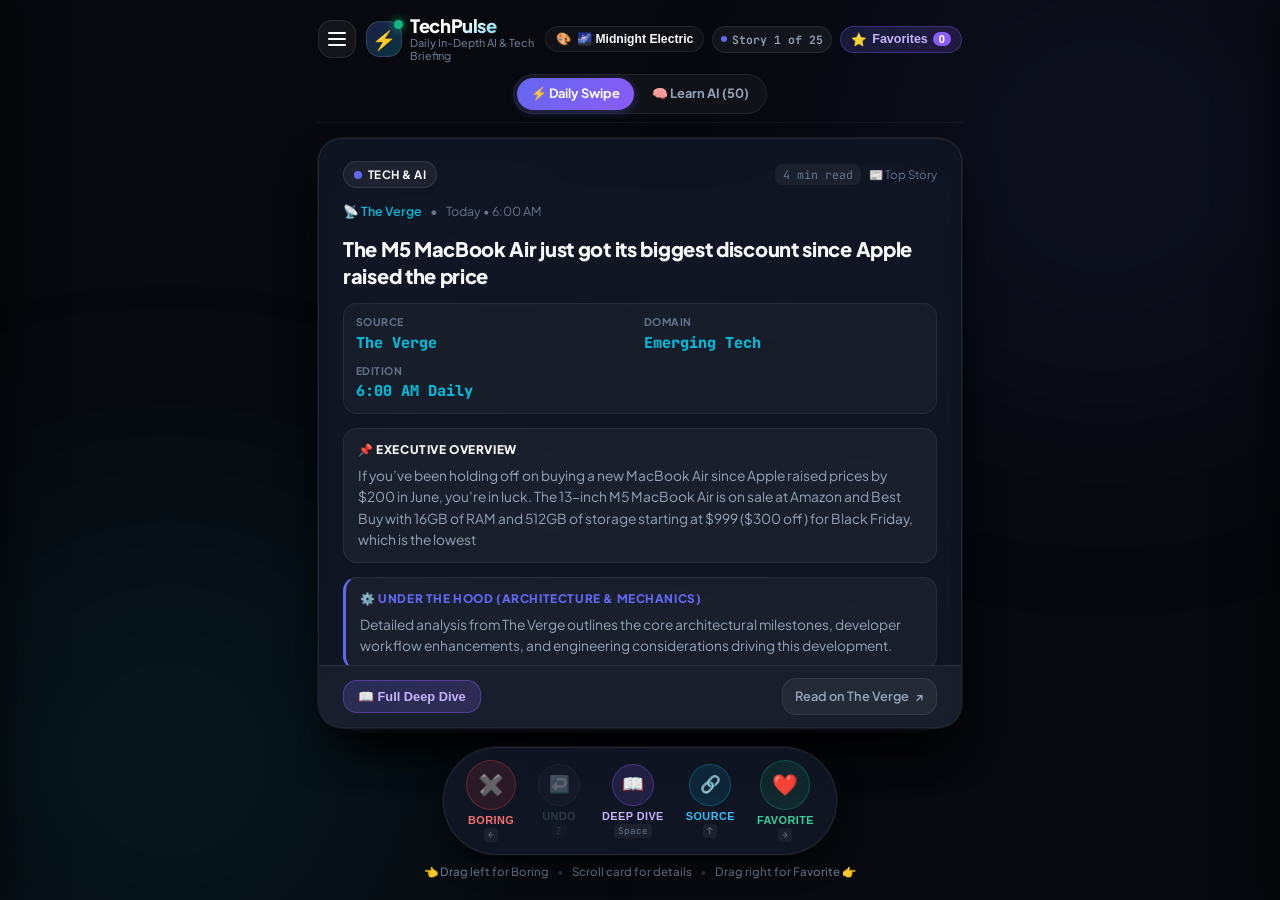
<file: index.html>
<!DOCTYPE html>
<html lang="en">
<head>
  <meta charset="UTF-8">
  <meta name="viewport" content="width=device-width, initial-scale=1.0, maximum-scale=1.0, user-scalable=no">
  <title>TechPulse • In-Depth Daily AI & Tech Swipe</title>
  <meta name="description" content="Tinder-style daily briefing of 25 comprehensive Tech & AI stories. Swipe right to like, swipe left to pass. Fresh edition every morning at 6:00 AM.">
  <link rel="manifest" href="manifest.json">
  <meta name="theme-color" content="#07090e">
  <meta name="apple-mobile-web-app-capable" content="yes">
  <meta name="apple-mobile-web-app-status-bar-style" content="black-translucent">
  <link rel="apple-touch-icon" href="icons/icon-192.png">
  <link rel="icon" type="image/svg+xml" href="icons/icon.svg">
  <link rel="preconnect" href="https://fonts.googleapis.com">
  <link rel="preconnect" href="https://fonts.gstatic.com" crossorigin>
  <link href="https://fonts.googleapis.com/css2?family=Plus+Jakarta+Sans:wght@400;500;600;700;800&family=JetBrains+Mono:wght@400;500;600;700&display=swap" rel="stylesheet">
  <link rel="stylesheet" href="styles.css">
  <link rel="stylesheet" href="learn.css">
  <!-- Dynamic Theme Initializer (prevents flash) -->
  <script src="theme.js"></script>
</head>
<body>
  <!-- Ambient background glow elements -->
  <div class="ambient-glow glow-1"></div>
  <div class="ambient-glow glow-2"></div>

  <div class="app-container">
    <!-- Modern Mobile-First Header with Hamburger Menu -->
    <header class="app-header">
      <div class="header-top-row">
        <div class="header-left">
          <button id="hamburgerBtn" class="hamburger-btn" aria-label="Open Navigation Menu" title="Open Menu">
            <span class="hamburger-line"></span>
            <span class="hamburger-line"></span>
            <span class="hamburger-line"></span>
          </button>
          <div class="brand">
            <div class="brand-icon-wrapper">
              <span class="brand-icon">⚡️</span>
              <span class="live-dot" title="Daily 6:00 AM Auto-Refresh Active"></span>
            </div>
            <div class="brand-text">
              <h1 class="brand-title">TechPulse</h1>
              <p class="brand-subtitle">Daily In-Depth AI & Tech Briefing</p>
            </div>
          </div>
        </div>

        <div class="header-right">
          <!-- Quick Theme Switcher Pill -->
          <button id="themeToggleBtn" class="theme-pill-btn" aria-label="Change Theme" title="Choose Color Theme">
            <span>🎨</span>
            <span id="currentThemeLabel">Midnight</span>
          </button>

          <!-- Story counter pill -->
          <div class="deck-counter-badge" id="deckCounter">
            <span class="counter-dot"></span>
            <span id="counterText">1 of 25</span>
          </div>

          <!-- Quick Favorites pill -->
          <button id="favoritesBtn" class="favorites-toggle-btn" aria-label="Open Saved Articles" title="Favorites">
            <span class="fav-icon">⭐️</span>
            <span class="fav-label">Favorites</span>
            <span class="fav-badge" id="favBadgeCount">0</span>
          </button>
        </div>
      </div>

      <!-- Centered 2-Pill Segmented Navigation -->
      <nav class="nav-tab-group" aria-label="Main Navigation">
        <a href="index.html" class="nav-tab active">
          <span>⚡️ Daily Swipe</span>
        </a>
        <a href="learn.html" class="nav-tab">
          <span>🧠 Learn AI (50)</span>
        </a>
      </nav>
    </header>

    <!-- Main Swipe Area -->
    <main class="swipe-viewport">
      <!-- Card Stack Canvas Container -->
      <div class="card-stack-container" id="cardStack">
        <div class="deck-loading-state" id="loadingState">
          <div class="spinner"></div>
          <p>Compiling in-depth daily intelligence briefings...</p>
        </div>
      </div>

      <!-- Finished Deck State (Shown when all cards swiped) -->
      <div class="end-of-deck-screen hidden" id="endDeckScreen">
        <div class="end-card-box">
          <div class="end-icon">🎉</div>
          <h2>You're Fully Briefed!</h2>
          <p class="end-subtitle">You reviewed today's complete 25-story in-depth Tech & AI edition.</p>

          <div class="deck-stats-grid">
            <div class="stat-card stat-liked">
              <span class="stat-num" id="statLikedCount">0</span>
              <span class="stat-label">Saved to Favorites</span>
            </div>
            <div class="stat-card stat-passed">
              <span class="stat-num" id="statPassedCount">0</span>
              <span class="stat-label">Passed / Boring</span>
            </div>
            <div class="stat-card stat-total">
              <span class="stat-num" id="statTotalCount">25</span>
              <span class="stat-label">Total Stories</span>
            </div>
          </div>

          <div class="end-actions">
            <button class="btn btn-primary" id="viewFavsFromEndBtn">
              <span>⭐️ View Your Liked Stories (<span id="endFavBtnCount">0</span>)</span>
            </button>
            <button class="btn btn-secondary" id="restartDeckBtn">
              <span>🔄 Restart Today's Deck</span>
            </button>
          </div>

          <div class="daily-notice">
            <span>⏰ Next automatic edition arrives tomorrow at <strong>6:00 AM</strong></span>
          </div>
        </div>
      </div>
    </main>

    <!-- Swipe Action Controls Bar -->
    <footer class="action-dock">
      <div class="dock-buttons">
        <!-- Pass / Boring (Swipe Left) -->
        <button id="passBtn" class="dock-btn btn-pass" title="Swipe Left (Boring / Pass) [← Arrow]" aria-label="Pass">
          <div class="btn-icon">✖️</div>
          <span class="btn-caption">Boring</span>
          <span class="key-hint">←</span>
        </button>

        <!-- Undo last swipe -->
        <button id="undoBtn" class="dock-btn btn-undo" title="Undo Last Swipe [Z]" aria-label="Undo" disabled>
          <div class="btn-icon">↩️</div>
          <span class="btn-caption">Undo</span>
          <span class="key-hint">Z</span>
        </button>

        <!-- Open Deep Dive Modal -->
        <button id="deepDiveBtn" class="dock-btn btn-deep-dive" title="Open Complete Deep Dive [Space / D]" aria-label="Deep Dive">
          <div class="btn-icon">📖</div>
          <span class="btn-caption">Deep Dive</span>
          <span class="key-hint">Space</span>
        </button>

        <!-- Open Article Link -->
        <button id="openLinkBtn" class="dock-btn btn-open-link" title="Open Primary Source Link in New Tab [↑ Arrow]" aria-label="Open Article">
          <div class="btn-icon">🔗</div>
          <span class="btn-caption">Source</span>
          <span class="key-hint">↑</span>
        </button>

        <!-- Like / Favorite (Swipe Right) -->
        <button id="likeBtn" class="dock-btn btn-like" title="Swipe Right (Like & Save to Favorites) [→ Arrow]" aria-label="Like & Save">
          <div class="btn-icon">❤️</div>
          <span class="btn-caption">Favorite</span>
          <span class="key-hint">→</span>
        </button>
      </div>

      <div class="swipe-hint-bar">
        <span>👈 Drag left for Boring</span>
        <span class="hint-separator">•</span>
        <span>Scroll card for details</span>
        <span class="hint-separator">•</span>
        <span>Drag right for Favorite 👉</span>
      </div>
    </footer>
  </div>

  <!-- 🍔 Hamburger Drawer Menu & Backdrop Overlay -->
  <div class="menu-overlay" id="menuOverlay"></div>
  <aside class="hamburger-drawer" id="hamburgerDrawer" aria-label="TechPulse Navigation Menu">
    <div class="hamburger-drawer-header">
      <div class="drawer-brand">
        <span class="drawer-brand-icon">⚡️</span>
        <div class="drawer-brand-text">
          <h3>TechPulse</h3>
          <p>Frontier Tech & AI Intelligence</p>
        </div>
      </div>
      <button class="hamburger-drawer-close" id="closeMenuBtn" aria-label="Close menu">✕</button>
    </div>

    <div class="hamburger-drawer-body">
      <!-- User Profile Card -->
      <div class="drawer-account-card">
        <div class="drawer-user-info">
          <span class="drawer-avatar">👤</span>
          <div>
            <h4 id="menuUsernameText">Guest Explorer</h4>
            <span class="user-tier-badge" id="menuTierBadge">Local Session</span>
          </div>
        </div>
        <button class="btn btn-outline btn-sm" id="userProfileBtn">
          <span>⚙️ Account & PIN</span>
        </button>
      </div>

      <!-- Daily Streak & Micro-Quiz Highlight -->
      <div class="drawer-streak-card">
        <div class="streak-card-left">
          <span class="streak-fire">🔥</span>
          <div>
            <strong id="streakCountText">1-Day Streak</strong>
            <p>Today's 60-Sec AI Micro-Quiz is ready</p>
          </div>
        </div>
        <a href="learn.html" class="btn btn-primary btn-sm" style="text-decoration:none;">Take Quiz</a>
      </div>

      <!-- Main Navigation -->
      <nav class="drawer-nav-list">
        <div class="drawer-section-label">Curriculum & Feed</div>
        <a href="index.html" class="drawer-nav-item active">
          <span class="item-icon">⚡️</span>
          <span class="item-title">Daily 25 Briefings (Swipe)</span>
          <span class="item-badge">Active</span>
        </a>
        <a href="learn.html" class="drawer-nav-item">
          <span class="item-icon">🧠</span>
          <span class="item-title">Learn AI: 50 Core Topics</span>
          <span class="item-badge">50 Topics</span>
        </a>
        <a href="learn.html" class="drawer-nav-item">
          <span class="item-icon">🧪</span>
          <span class="item-title">Interactive AI Lab Simulators</span>
        </a>
        <a href="learn.html" class="drawer-nav-item">
          <span class="item-icon">🛣️</span>
          <span class="item-title">Career Learning Roadmaps</span>
        </a>

        <!-- 🎨 Color Theme Switcher in Drawer -->
        <div class="drawer-section-label">🎨 Color Theme</div>
        <div class="drawer-theme-grid" id="drawerThemeGrid">
          <!-- Populated by theme.js -->
        </div>

        <div class="drawer-section-label">Controls & Preferences</div>
        <button class="drawer-nav-item" id="menuFavoritesBtn">
          <span class="item-icon">⭐️</span>
          <span class="item-title">Saved Favorites</span>
          <span class="drawer-count-badge" id="menuFavBadgeCount">0</span>
        </button>

        <button class="drawer-nav-item" id="menuRefreshNewsBtn">
          <span class="item-icon">🔄</span>
          <div class="item-text-group">
            <span class="item-title">Refresh News Feed Now</span>
            <span class="item-desc">Fetch freshest 6:00 AM edition</span>
          </div>
        </button>

        <div class="drawer-nav-toggle-row">
          <div class="toggle-label-group">
            <span class="item-icon" id="soundIcon">🔊</span>
            <span class="item-title">Sound Effects</span>
          </div>
          <button id="soundToggleBtn" class="sound-toggle-switch" aria-label="Toggle Sound Effects">
            <span id="soundStatusText">ON</span>
          </button>
        </div>

        <button class="drawer-nav-item" id="helpBtn">
          <span class="item-icon">⌨️</span>
          <span class="item-title">Keyboard & Swipe Shortcuts</span>
        </button>

        <button class="drawer-nav-item" id="menuSyncBtn">
          <span class="item-icon">📲</span>
          <span class="item-title">Backup & Device Sync</span>
        </button>
      </nav>

      <!-- Auto-Refresh Info Footer -->
      <div class="drawer-footer-info">
        <div class="edition-notice">
          <span>⏰ Refreshed daily at <strong>6:00 AM IST</strong> via GitHub Actions</span>
        </div>
        <p class="edition-sub">TechPulse AI v2.4 • High-Signal Curated Briefing</p>
      </div>
    </div>
  </aside>

  <!-- Deep Dive Reader Modal -->
  <dialog class="deep-dive-dialog" id="deepDiveDialog">
    <div class="reader-container" id="deepDiveContent">
      <!-- Populated dynamically by app.js -->
    </div>
  </dialog>

  <!-- Favorites Drawer (Modal / Slide-Over) -->
  <div class="drawer-overlay" id="drawerOverlay"></div>
  <aside class="favorites-drawer" id="favoritesDrawer" aria-label="Saved Articles Drawer">
    <div class="drawer-header">
      <div class="drawer-title-group">
        <span class="drawer-title-icon">⭐️</span>
        <h2>Your Saved Favorites</h2>
        <span class="drawer-count-pill" id="drawerPillCount">0 items</span>
      </div>
      <button class="drawer-close-btn" id="closeDrawerBtn" aria-label="Close drawer">✕</button>
    </div>

    <!-- Category filter row -->
    <div class="drawer-filter-bar" id="drawerCategoryFilters">
      <button class="filter-chip active" data-category="ALL">All (<span id="allCount">0</span>)</button>
    </div>

    <!-- Saved items list -->
    <div class="drawer-content" id="favoritesListContainer">
      <!-- Populated dynamically -->
    </div>

    <!-- Drawer Footer Actions -->
    <div class="drawer-footer">
      <button class="btn btn-outline" id="exportFavoritesBtn" title="Copy markdown summary of favorites">
        <span>📋 Export / Copy as Markdown</span>
      </button>
      <button class="btn btn-danger-subtle" id="clearAllFavoritesBtn" title="Clear all saved articles">
        <span>🗑 Clear All</span>
      </button>
    </div>
  </aside>

  <!-- Keyboard Shortcuts & Info Dialog -->
  <dialog class="shortcuts-dialog" id="shortcutsDialog">
    <div class="dialog-box">
      <div class="dialog-header">
        <h3>⚡️ TechPulse Navigation Guide</h3>
        <button class="dialog-close-btn" id="closeDialogBtn">✕</button>
      </div>
      <div class="dialog-body">
        <div class="guide-grid">
          <div class="guide-item">
            <kbd>→</kbd> or <strong>Swipe Right</strong>
            <p>Save story to your Favorites list</p>
          </div>
          <div class="guide-item">
            <kbd>←</kbd> or <strong>Swipe Left</strong>
            <p>Mark as Boring & skip to next</p>
          </div>
          <div class="guide-item">
            <kbd>Space</kbd> or <kbd>D</kbd>
            <p>Open full Deep Dive reader modal</p>
          </div>
          <div class="guide-item">
            <kbd>↑</kbd>
            <p>Open original source link in new tab</p>
          </div>
          <div class="guide-item">
            <kbd>Z</kbd>
            <p>Undo your last card swipe</p>
          </div>
          <div class="guide-item">
            <kbd>F</kbd>
            <p>Open / Close Favorites drawer</p>
          </div>
          <div class="guide-item">
            <kbd>Esc</kbd>
            <p>Close any open dialog or drawer</p>
          </div>
        </div>

        <div class="edition-info-box">
          <h4>⏰ How the 6:00 AM Daily Feed Works</h4>
          <p>Every morning at 6:00 AM, the automated news aggregator queries top Tech & AI sources (Hacker News, arXiv, TechCrunch AI, The Verge, official labs). It extracts 20 to 25 high-signal breakthroughs, filters out noise, compiles comprehensive technical deep dives, and delivers your morning swipe deck.</p>
        </div>
      </div>
      <div class="dialog-footer">
        <button class="btn btn-primary" id="dialogGotItBtn">Got it, let's explore!</button>
      </div>
    </div>
  </dialog>

  <!-- 👤 User Profile & Session Auth Modal -->
  <dialog class="profile-dialog" id="profileDialog">
    <div class="profile-modal-box">
      <div class="profile-modal-header">
        <div class="profile-header-title">
          <span class="profile-icon">👤</span>
          <h3>Your TechPulse Profile</h3>
        </div>
        <button class="dialog-close-btn" id="closeProfileBtn">✕</button>
      </div>

      <div class="profile-body">
        <div class="current-account-card">
          <div class="acc-meta">
            <span class="acc-avatar">👤</span>
            <div>
              <h4 id="profileUsername">Guest Explorer</h4>
              <p id="profileStatusText">Session data stored locally on this device</p>
            </div>
          </div>
          <div class="profile-stats-row">
            <div class="pstat">
              <span class="pstat-num" id="pstatStreak">1</span>
              <span class="pstat-label">🔥 Day Streak</span>
            </div>
            <div class="pstat">
              <span class="pstat-num" id="pstatMastered">0</span>
              <span class="pstat-label">Mastered (50)</span>
            </div>
            <div class="pstat">
              <span class="pstat-num" id="pstatFavs">0</span>
              <span class="pstat-label">Saved Articles</span>
            </div>
          </div>
        </div>

        <div class="auth-box">
          <h4 id="authFormTitle">Save Progress to Account</h4>
          <p class="auth-sub">Set a username and password to keep your session private or switch accounts.</p>
          
          <div class="auth-input-group">
            <label for="authUsernameInput">Username:</label>
            <input type="text" id="authUsernameInput" class="auth-input" placeholder="e.g. milind" autocomplete="username">
          </div>
          <div class="auth-input-group">
            <label for="authPasswordInput">Password / PIN:</label>
            <input type="password" id="authPasswordInput" class="auth-input" placeholder="••••••••" autocomplete="current-password">
          </div>

          <div class="auth-btn-row">
            <button class="btn btn-primary" id="authSubmitRegisterBtn">Create Account</button>
            <button class="btn btn-secondary" id="authSubmitLoginBtn">Log In</button>
            <button class="btn btn-outline hidden" id="authLogoutBtn">Log Out</button>
          </div>
        </div>

        <div class="sync-box">
          <h4>📲 Sync to Phone or Another Device</h4>
          <p>Transfer your streak, favorites, and mastered topics without a cloud account.</p>
          <div class="sync-btn-row">
            <button class="btn btn-outline" id="exportProfileBtn">📋 Copy Sync JSON</button>
            <button class="btn btn-outline" id="importProfileBtn">📥 Import Sync JSON</button>
          </div>
        </div>
      </div>
    </div>
  </dialog>

  <!-- 🎨 Visual Theme Selection Dialog -->
  <dialog class="theme-picker-dialog" id="themeDialog">
    <div class="theme-dialog-box">
      <div class="dialog-header">
        <div class="dialog-title-group" style="display: flex; align-items: center; gap: 8px;">
          <span style="font-size: 1.3rem;">🎨</span>
          <h3>Choose Visual Color Theme</h3>
        </div>
        <button class="dialog-close-btn" id="closeThemeBtn">✕</button>
      </div>
      <p style="font-size: 0.78rem; color: var(--text-muted); margin-top: -8px; margin-bottom: 8px;">
        Personalize your reading experience. Themes dynamically adapt cards, glowing ambient effects, flowcharts, and navigation.
      </p>

      <div class="theme-grid" id="modalThemeGrid">
        <!-- Rendered dynamically by TechPulseTheme -->
      </div>
    </div>
  </dialog>

  <!-- Toast notification container -->
  <div class="toast-container" id="toastContainer"></div>

  <script src="session.js"></script>
  <script src="diagrams.js"></script>
  <script src="app.js"></script>
</body>
</html>
</file>
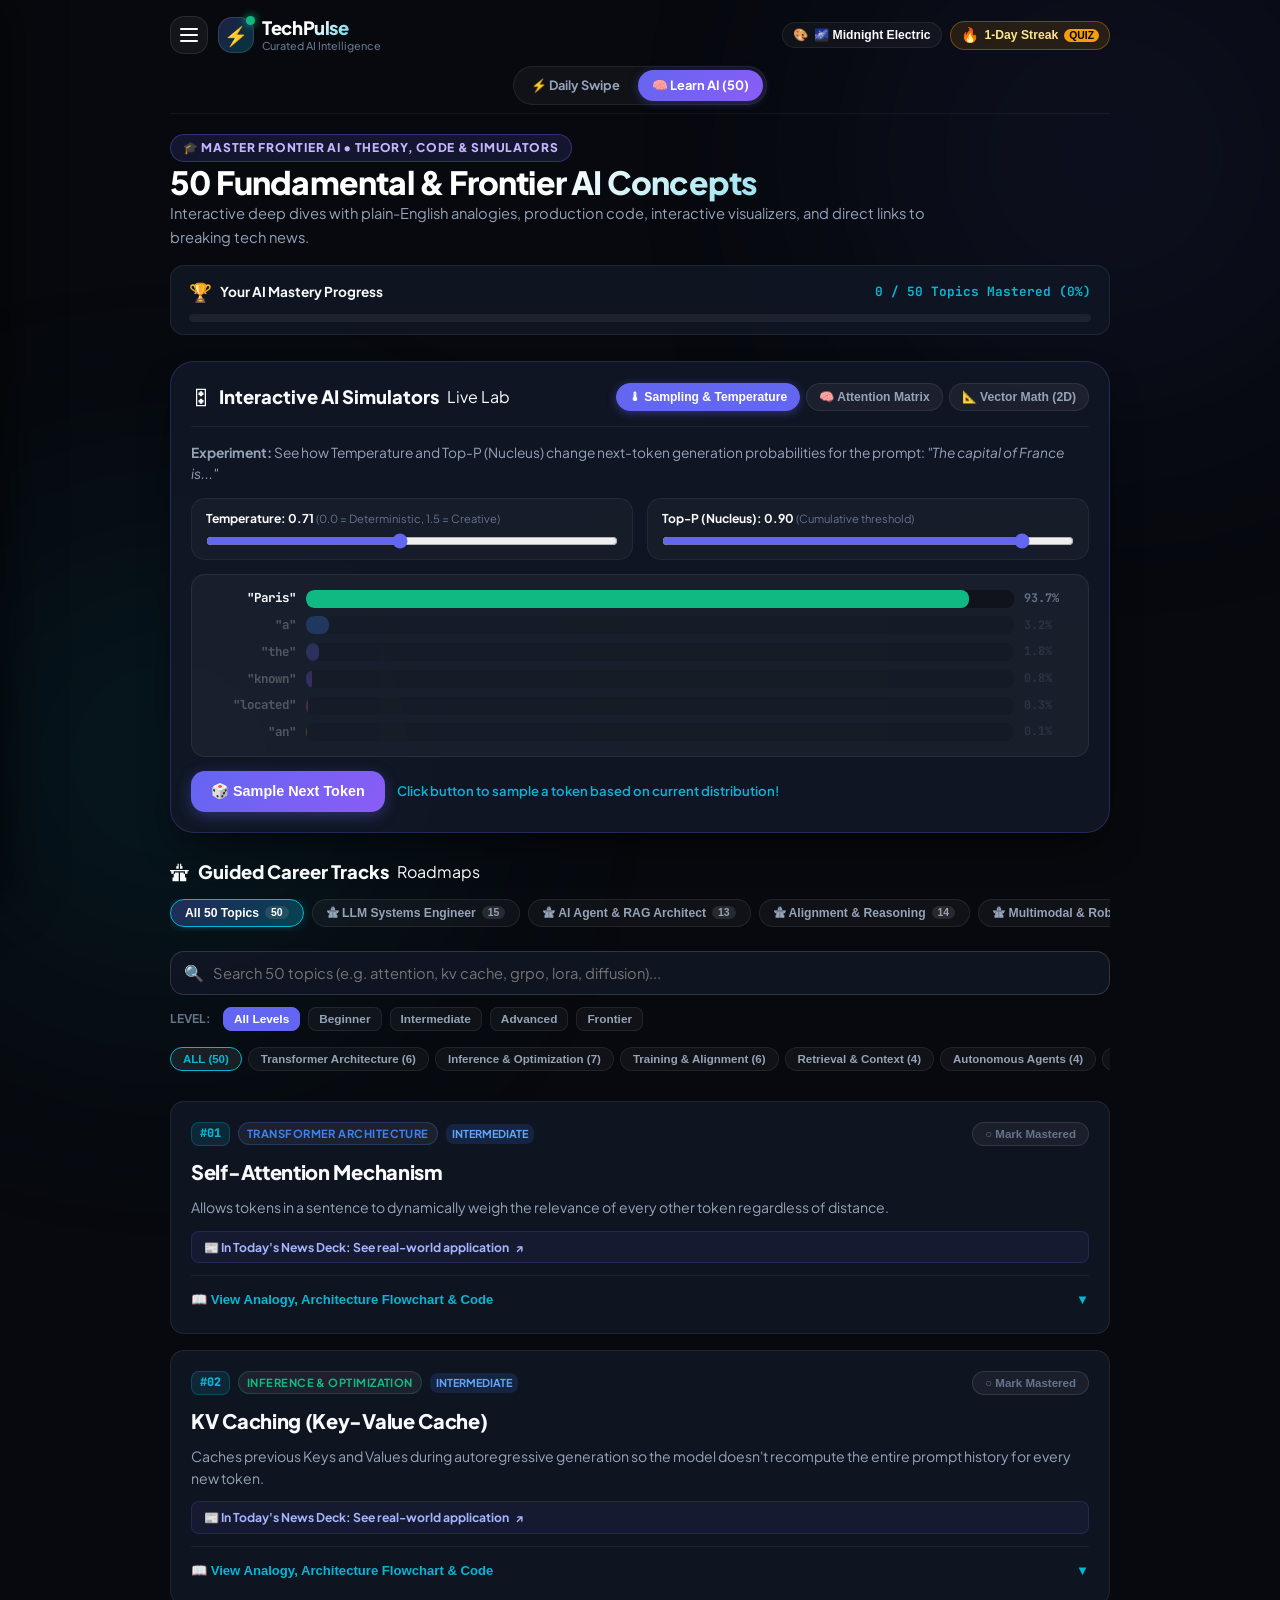
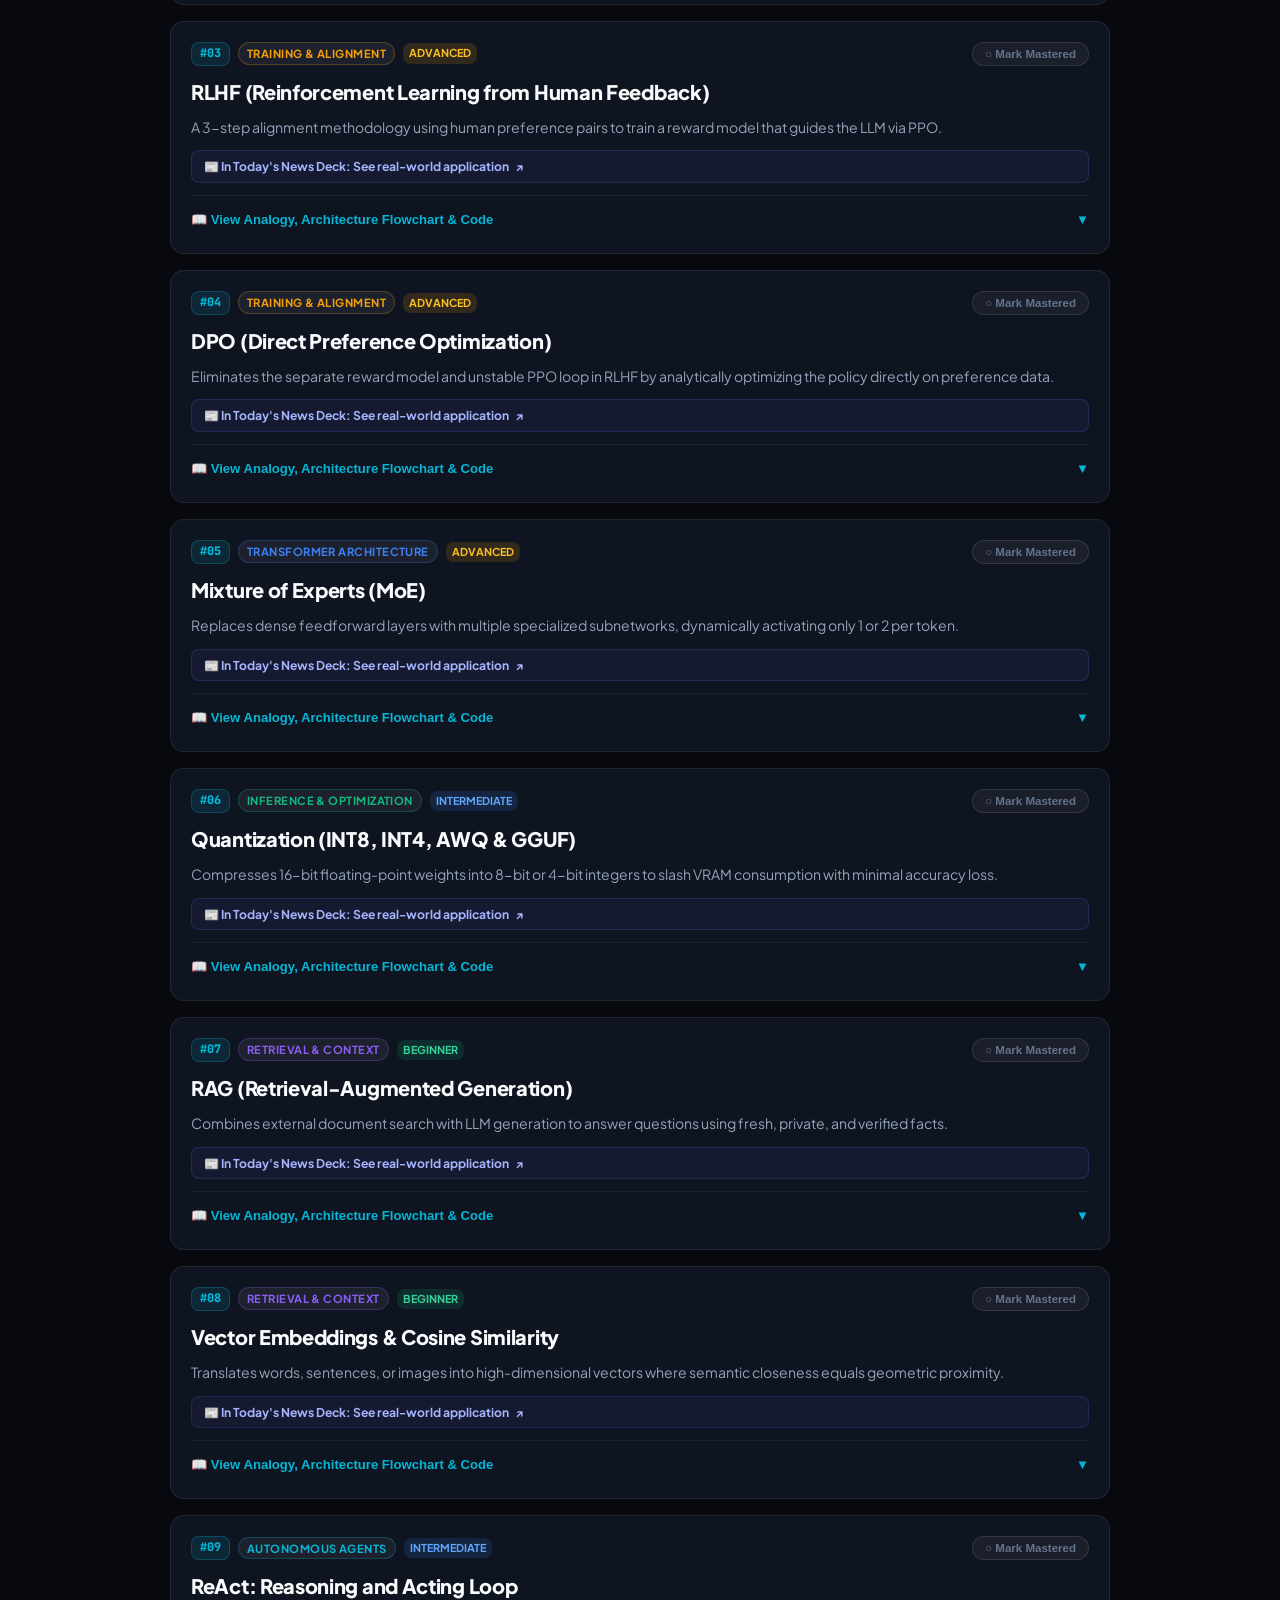
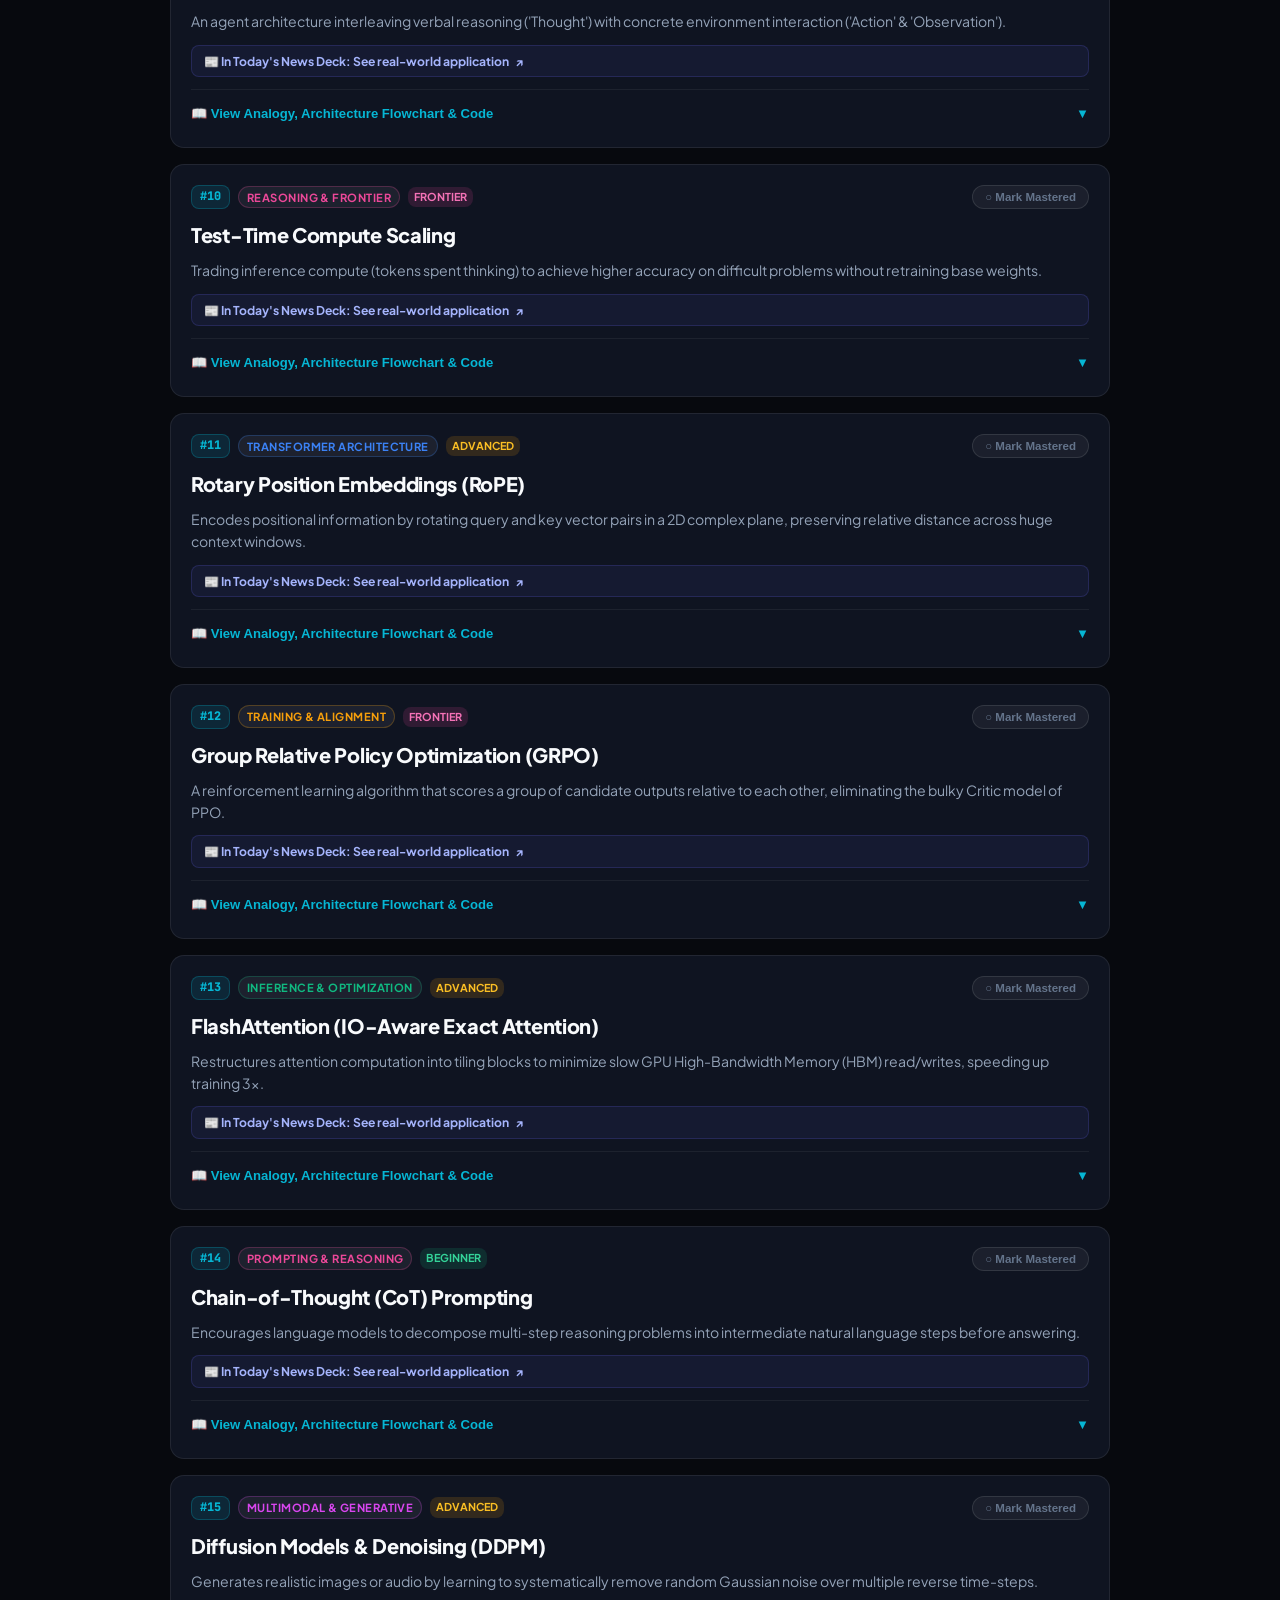
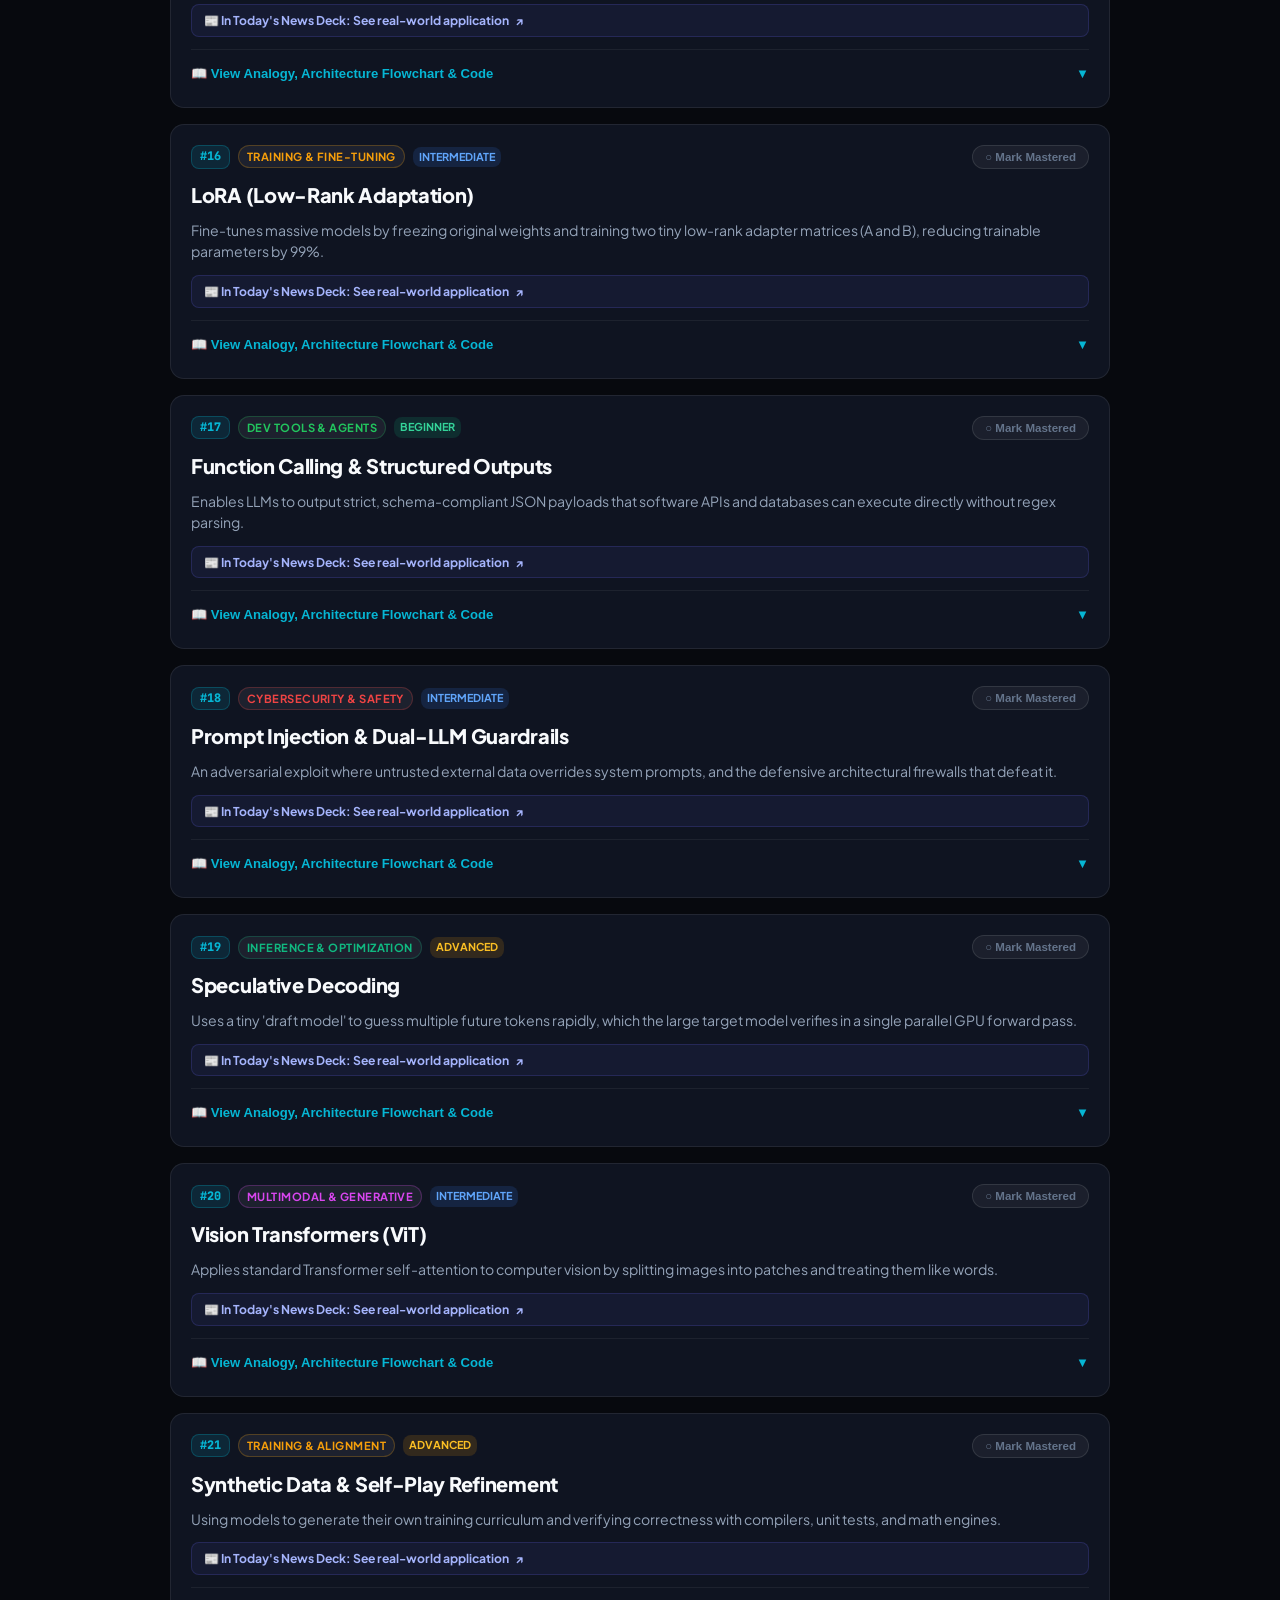
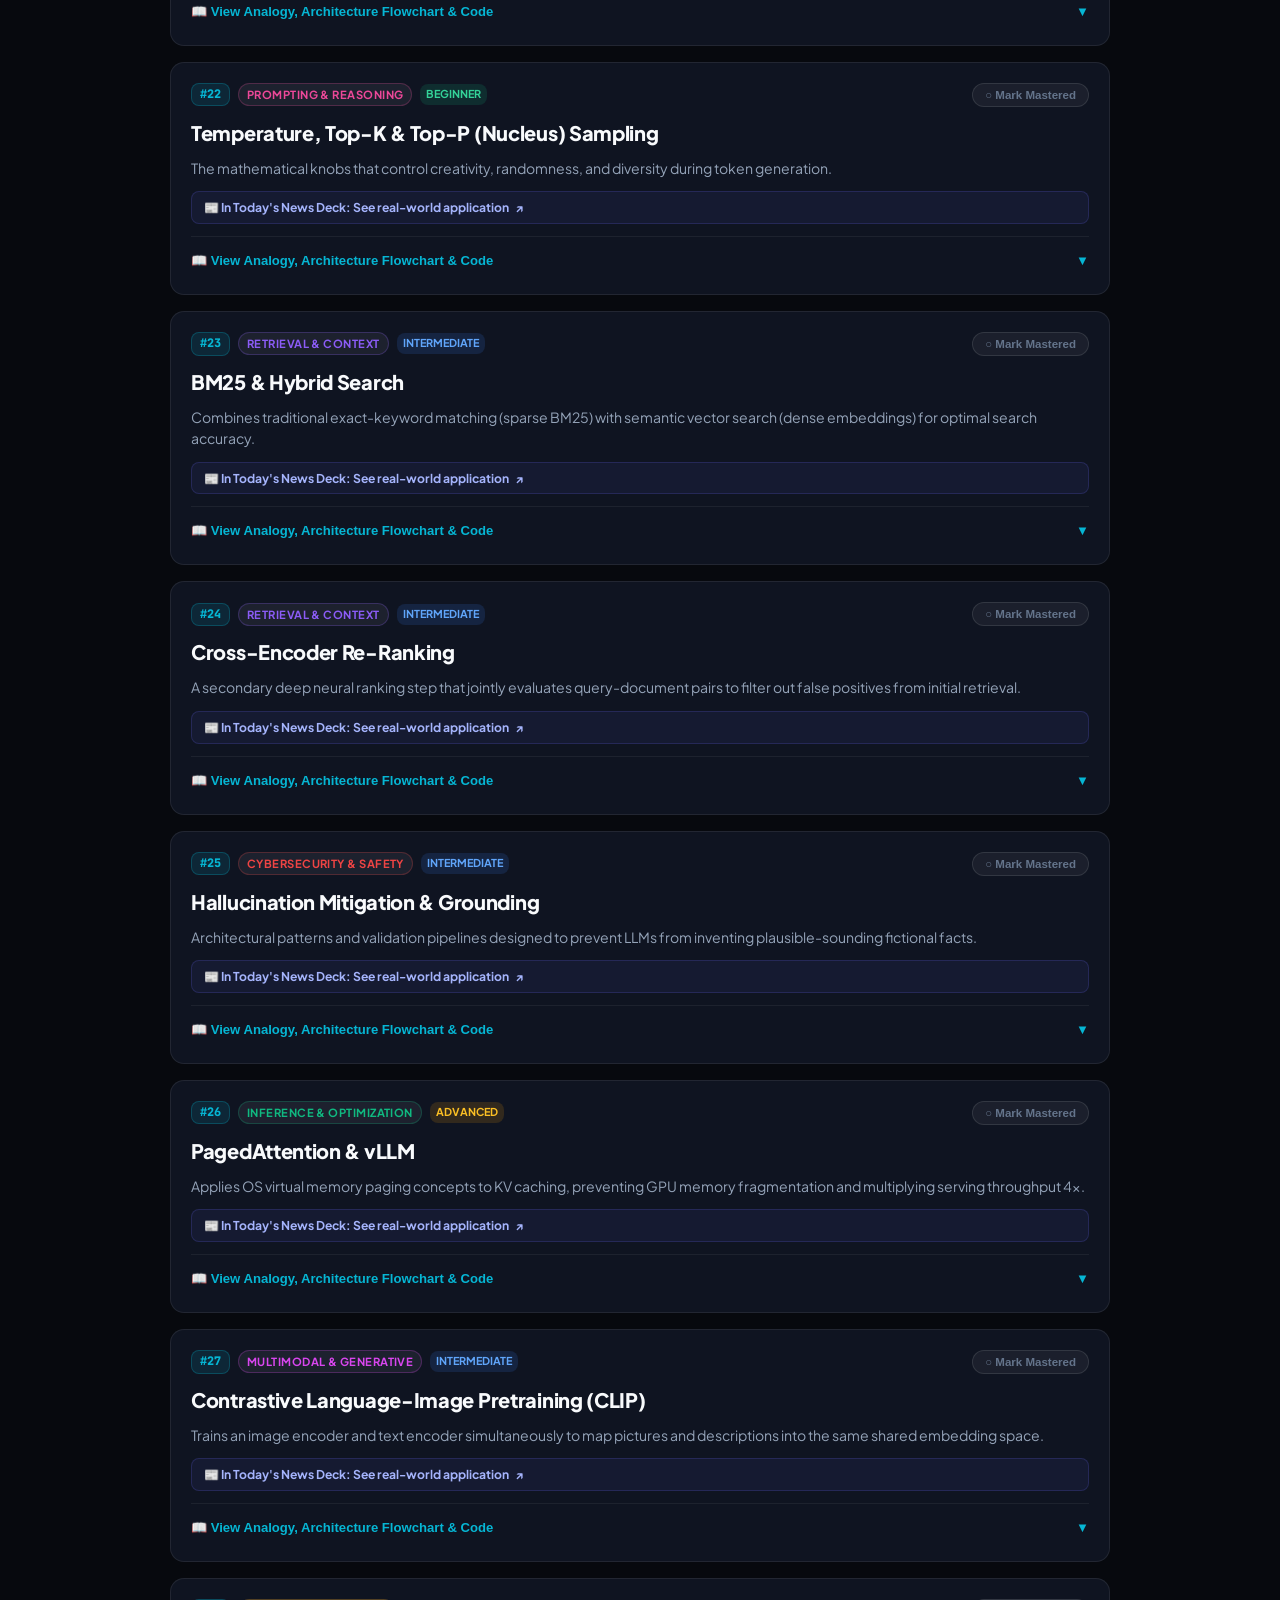
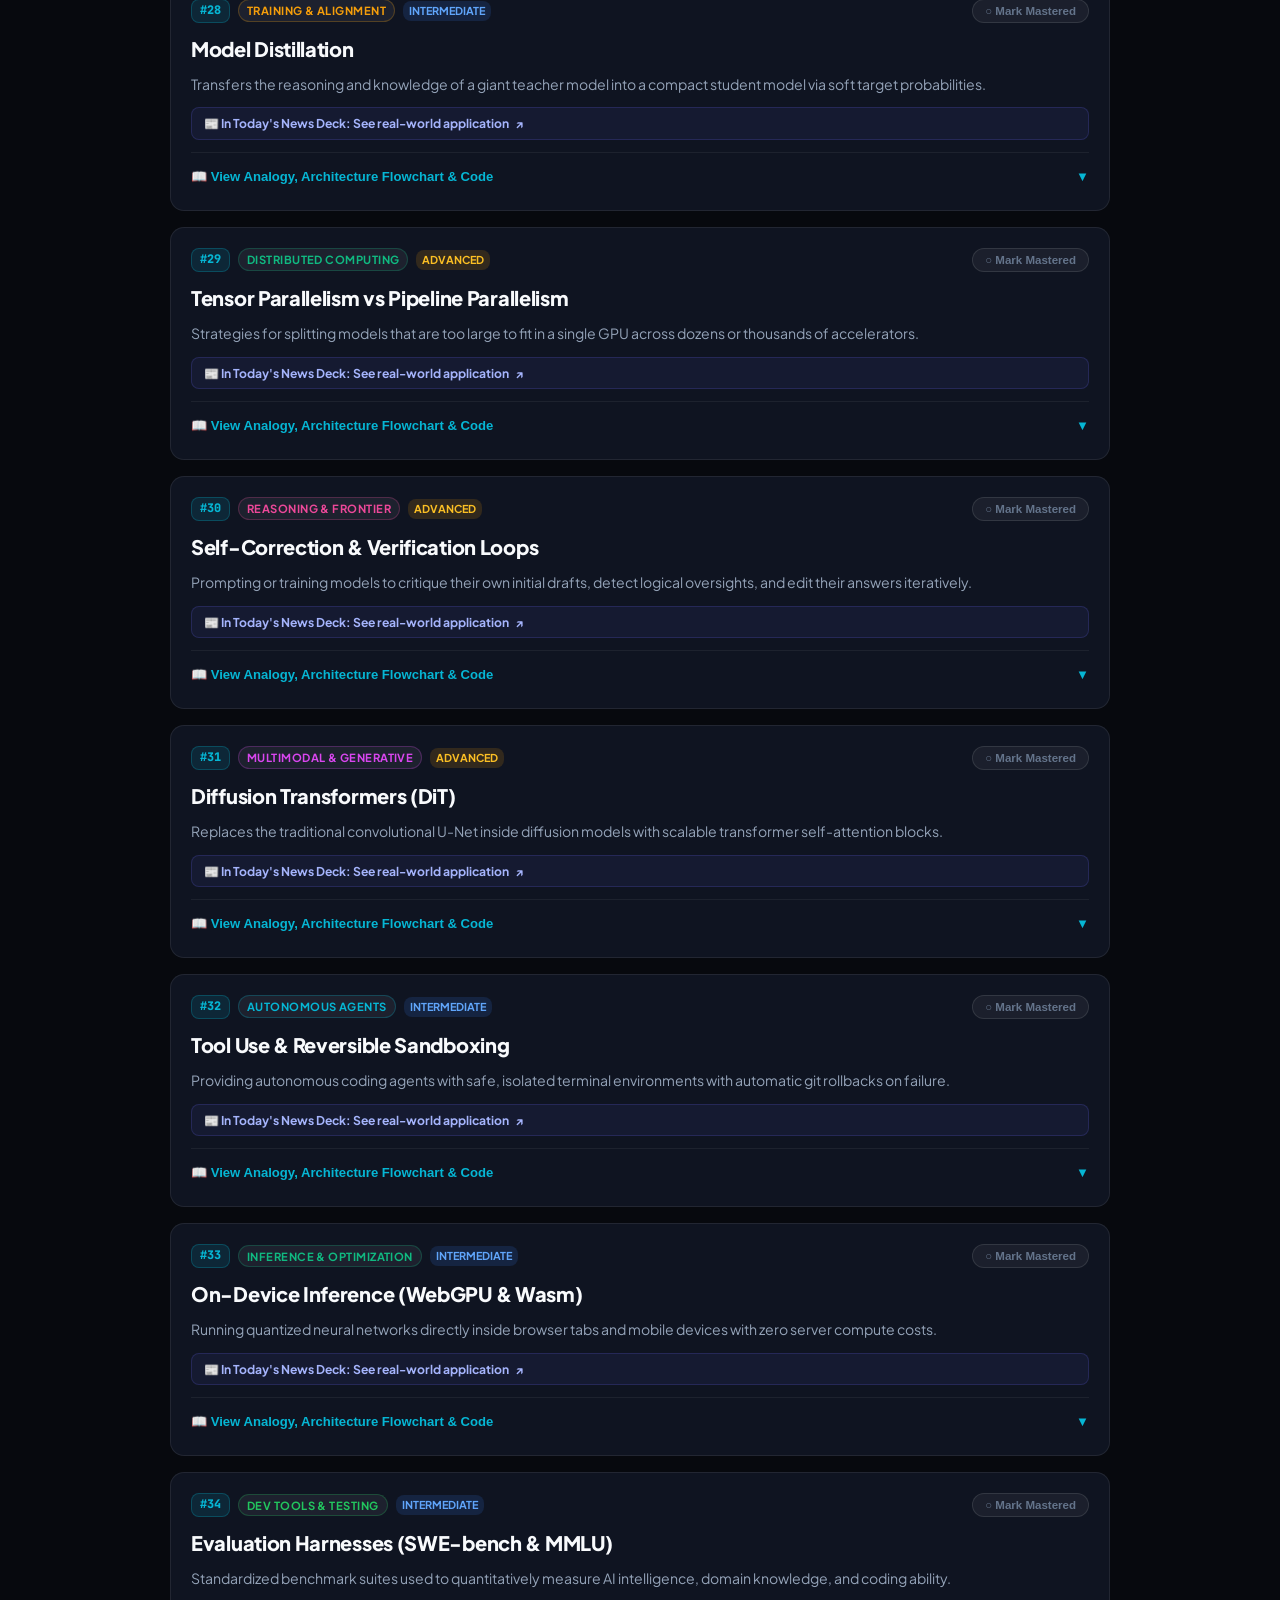
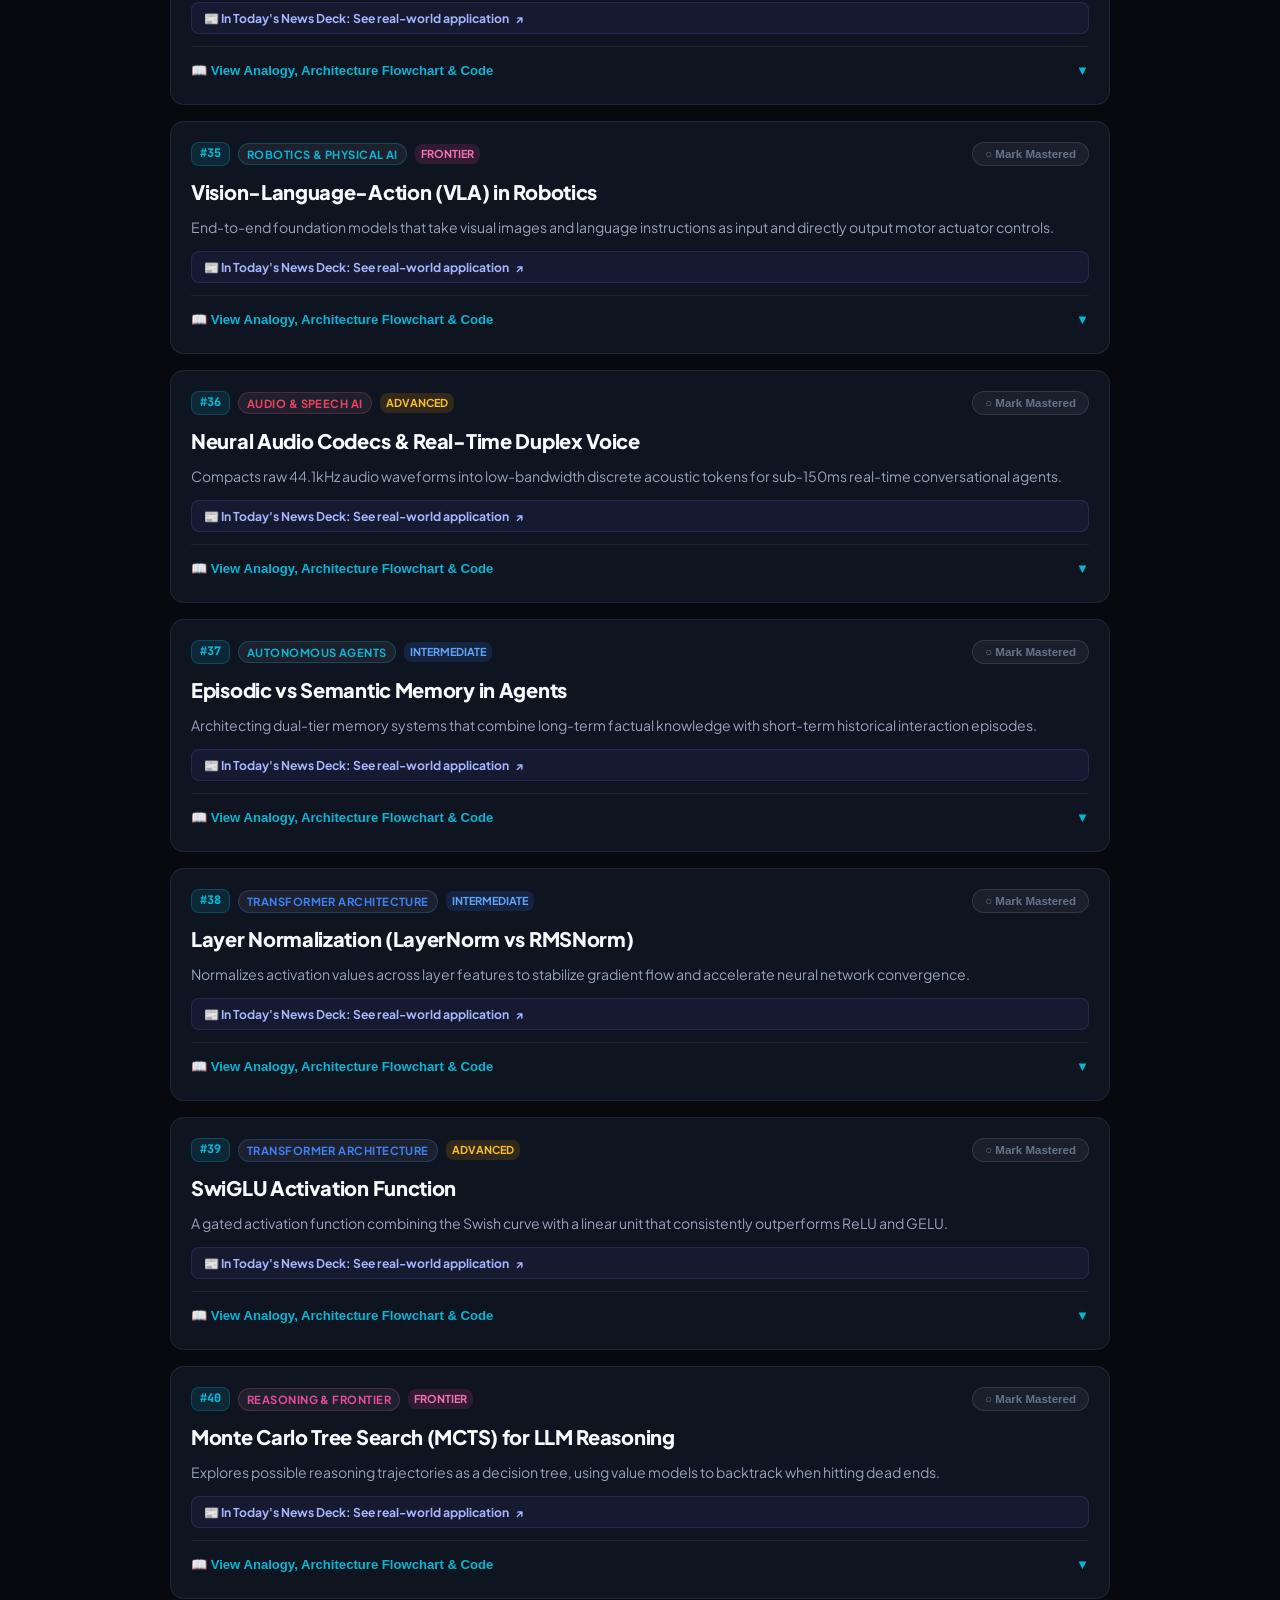
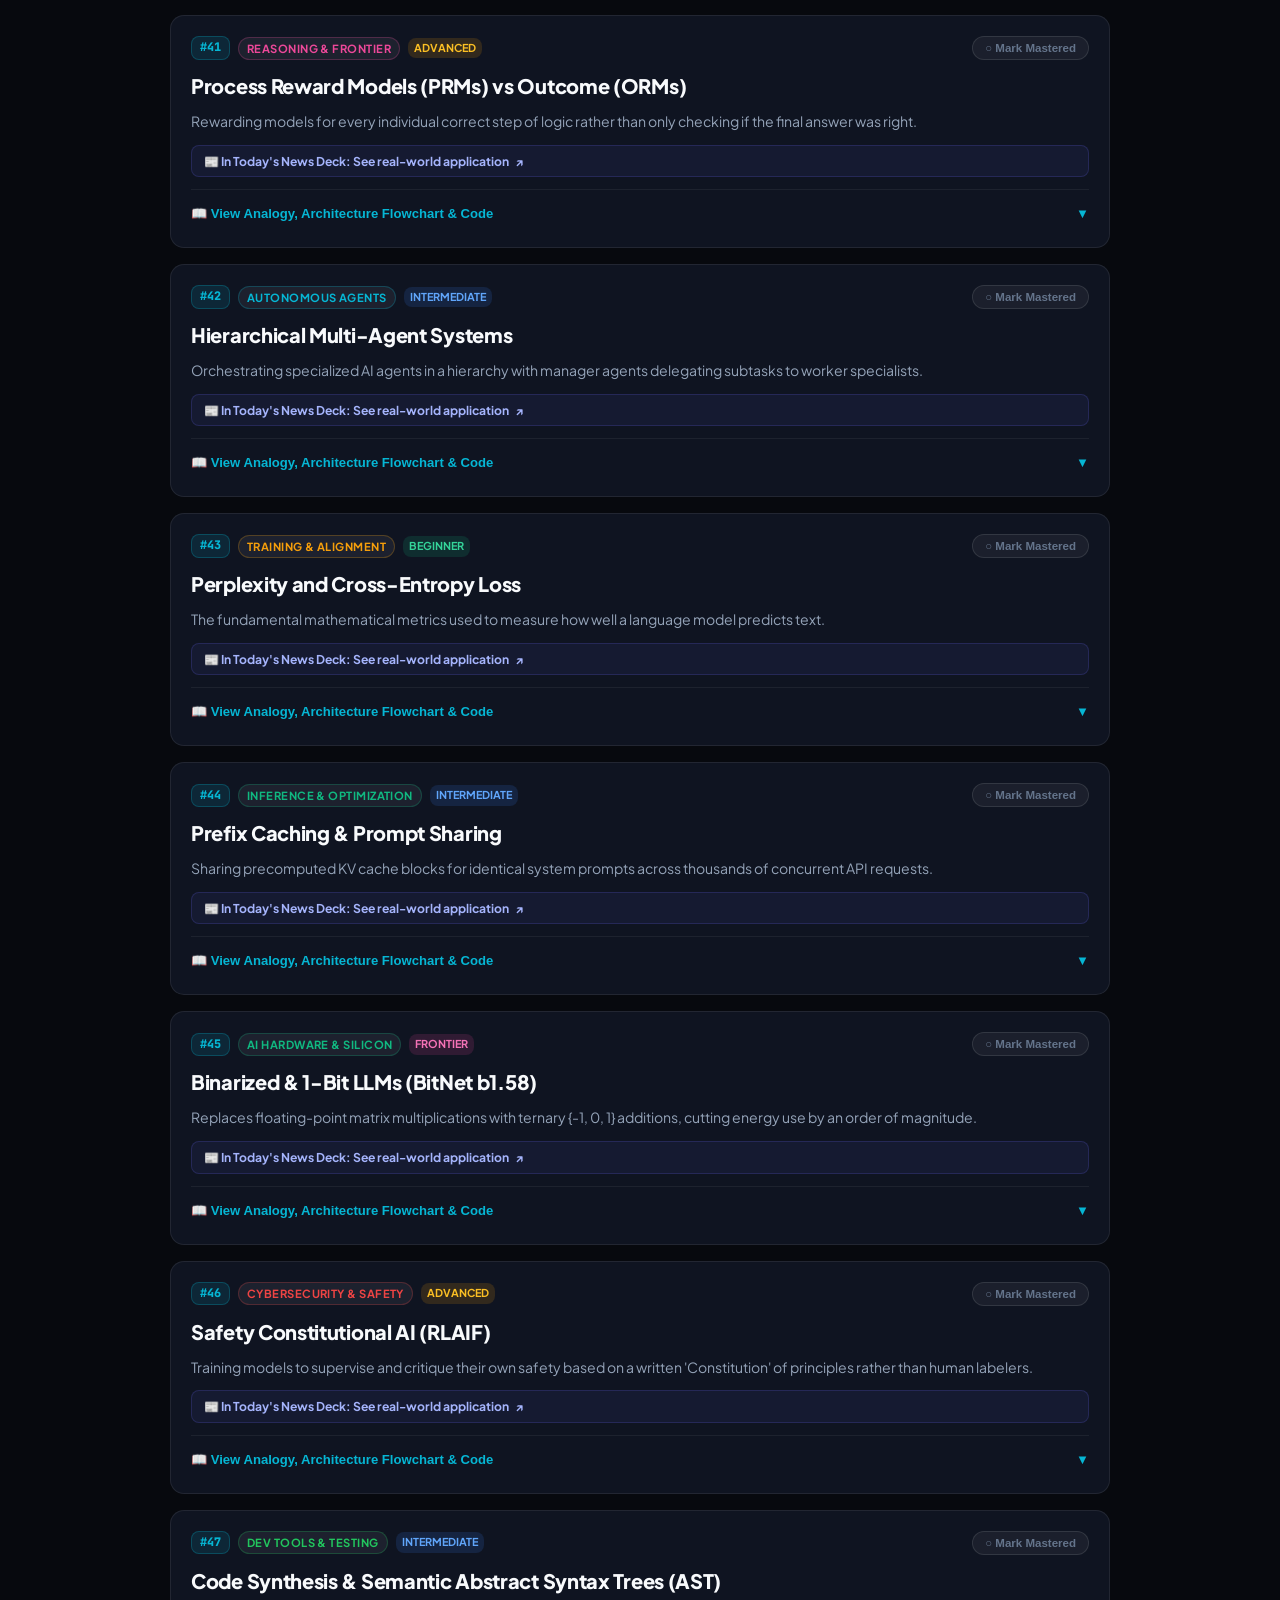
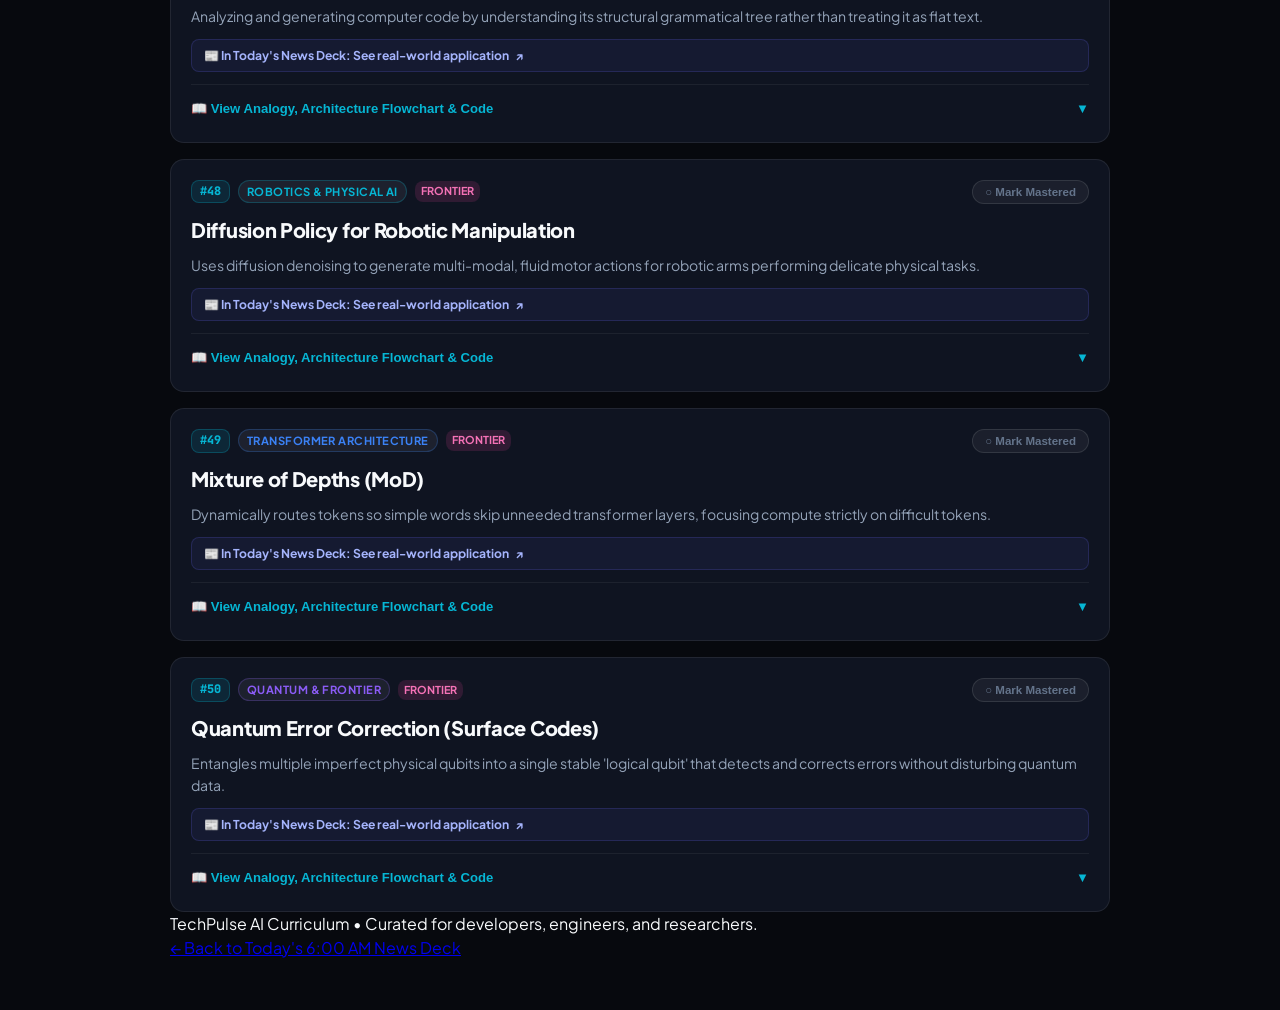
<file: learn.html>
<!DOCTYPE html>
<html lang="en">
<head>
  <meta charset="UTF-8">
  <meta name="viewport" content="width=device-width, initial-scale=1.0, maximum-scale=1.0, user-scalable=no">
  <title>TechPulse • Learn AI: 50 Core Topics with Code & Simulators</title>
  <meta name="description" content="Master 50 essential AI concepts with live interactive simulators, code examples, career learning paths, and daily micro-quizzes.">
  <link rel="preconnect" href="https://fonts.googleapis.com">
  <link rel="preconnect" href="https://fonts.gstatic.com" crossorigin>
  <link href="https://fonts.googleapis.com/css2?family=Plus+Jakarta+Sans:wght@400;500;600;700;800&family=JetBrains+Mono:wght@400;500;600;700&display=swap" rel="stylesheet">
  <link rel="stylesheet" href="styles.css">
  <link rel="stylesheet" href="learn.css">
  <link rel="manifest" href="manifest.json">
  <meta name="theme-color" content="#07090e">
  <link rel="icon" type="image/svg+xml" href="icons/icon.svg">
  <!-- Dynamic Theme Initializer (prevents flash) -->
  <script src="theme.js"></script>
</head>
<body>
  <!-- Ambient background glow elements -->
  <div class="ambient-glow glow-1"></div>
  <div class="ambient-glow glow-2"></div>

  <div class="learn-page-container">
    <!-- Modern Mobile-First Header with Hamburger Menu -->
    <header class="app-header">
      <div class="header-top-row">
        <div class="header-left">
          <button id="hamburgerBtn" class="hamburger-btn" aria-label="Open Navigation Menu" title="Open Menu">
            <span class="hamburger-line"></span>
            <span class="hamburger-line"></span>
            <span class="hamburger-line"></span>
          </button>
          <a href="index.html" class="brand" style="text-decoration: none;">
            <div class="brand-icon-wrapper">
              <span class="brand-icon">⚡️</span>
              <span class="live-dot" title="TechPulse Active"></span>
            </div>
            <div class="brand-text">
              <h1 class="brand-title">TechPulse</h1>
              <p class="brand-subtitle">Curated AI Intelligence</p>
            </div>
          </a>
        </div>

        <div class="header-right">
          <!-- Quick Theme Switcher Pill -->
          <button id="themeToggleBtn" class="theme-pill-btn" aria-label="Change Theme" title="Choose Color Theme">
            <span>🎨</span>
            <span id="currentThemeLabel">Midnight</span>
          </button>

          <!-- Daily Quiz Button -->
          <button id="openQuizBtn" class="streak-badge-btn" title="Take Today's 60-Second AI Micro-Quiz">
            <span class="fire-icon">🔥</span>
            <span id="streakCountText">1-Day</span>
            <span class="quiz-pill">Quiz</span>
          </button>
        </div>
      </div>

      <!-- Segmented Navigation Tabs -->
      <nav class="nav-tab-group" aria-label="Main Navigation">
        <a href="index.html" class="nav-tab">
          <span>⚡️ Daily Swipe</span>
        </a>
        <a href="learn.html" class="nav-tab active">
          <span>🧠 Learn AI (50)</span>
        </a>
      </nav>
    </header>

    <!-- 🍔 Hamburger Drawer Menu & Backdrop Overlay -->
    <div class="menu-overlay" id="menuOverlay"></div>
    <aside class="hamburger-drawer" id="hamburgerDrawer" aria-label="TechPulse Navigation Menu">
      <div class="hamburger-drawer-header">
        <div class="drawer-brand">
          <span class="drawer-brand-icon">⚡️</span>
          <div class="drawer-brand-text">
            <h3>TechPulse</h3>
            <p>Frontier Tech & AI Intelligence</p>
          </div>
        </div>
        <button class="hamburger-drawer-close" id="closeMenuBtn" aria-label="Close menu">✕</button>
      </div>

      <div class="hamburger-drawer-body">
        <!-- User Profile Card -->
        <div class="drawer-account-card">
          <div class="drawer-user-info">
            <span class="drawer-avatar">👤</span>
            <div>
              <h4 id="headerUsernameText">Guest User</h4>
              <span class="user-tier-badge">Local Session</span>
            </div>
          </div>
          <button class="btn btn-outline btn-sm" id="userProfileBtn">
            <span>⚙️ Account & PIN</span>
          </button>
        </div>

        <!-- Daily Streak & Micro-Quiz Highlight -->
        <div class="drawer-streak-card">
          <div class="streak-card-left">
            <span class="streak-fire">🔥</span>
            <div>
              <strong id="menuStreakDays">1-Day Streak</strong>
              <p>Test today's comprehension</p>
            </div>
          </div>
          <button class="btn btn-primary btn-sm" id="menuQuizBtn">Take Quiz</button>
        </div>

        <!-- Navigation Links -->
        <nav class="drawer-nav-list">
          <div class="drawer-section-label">Curriculum & Feed</div>
          <a href="index.html" class="drawer-nav-item">
            <span class="item-icon">⚡️</span>
            <span class="item-title">Daily 25 Briefings (Swipe)</span>
            <span class="item-badge">Daily</span>
          </a>
          <a href="learn.html" class="drawer-nav-item active">
            <span class="item-icon">🧠</span>
            <span class="item-title">Learn AI: 50 Core Topics</span>
            <span class="item-badge">Active</span>
          </a>
          <a href="#simulatorsAnchor" class="drawer-nav-item" id="menuSimulatorsLink">
            <span class="item-icon">🧪</span>
            <span class="item-title">Interactive AI Lab Simulators</span>
          </a>
          <a href="#pathsFilterRow" class="drawer-nav-item" id="menuRoadmapsLink">
            <span class="item-icon">🛣️</span>
            <span class="item-title">Career Learning Roadmaps</span>
          </a>

          <!-- 🎨 Color Theme Switcher in Drawer -->
          <div class="drawer-section-label">🎨 Color Theme</div>
          <div class="drawer-theme-grid" id="drawerThemeGrid">
            <!-- Populated by theme.js -->
          </div>

          <div class="drawer-section-label">Preferences & Tools</div>
          <div class="drawer-nav-toggle-row">
            <div class="toggle-label-group">
              <span class="item-icon" id="soundIcon">🔊</span>
              <span class="item-title">Sound Effects</span>
            </div>
            <button id="soundToggleBtn" class="sound-toggle-switch" aria-label="Toggle Sound Effects">
              <span id="soundStatusText">ON</span>
            </button>
          </div>

          <button class="drawer-nav-item" id="menuSyncBtn">
            <span class="item-icon">📲</span>
            <span class="item-title">Backup & Device Sync</span>
          </button>
        </nav>

        <div class="drawer-footer-info">
          <div class="edition-notice">
            <span>⏰ Daily news refreshes at <strong>6:00 AM IST</strong></span>
          </div>
          <p class="edition-sub">TechPulse AI v2.4 • Interactive Curriculum</p>
        </div>
      </div>
    </aside>

    <!-- Learn AI Hero & Progress Banner -->
    <section class="learn-hero">
      <div class="hero-content">
        <div class="hero-badge">🎓 Master Frontier AI • Theory, Code & Simulators</div>
        <h1 class="hero-title">50 Fundamental & Frontier AI Concepts</h1>
        <p class="hero-subtitle">Interactive deep dives with plain-English analogies, production code, interactive visualizers, and direct links to breaking tech news.</p>
      </div>

      <!-- Interactive Progress Tracker -->
      <div class="mastery-tracker-box">
        <div class="tracker-header">
          <div class="tracker-label-group">
            <span class="tracker-icon">🏆</span>
            <span class="tracker-title">Your AI Mastery Progress</span>
          </div>
          <span class="tracker-stat" id="progressStatsText">0 / 50 Topics Mastered (0%)</span>
        </div>
        <div class="progress-bar-bg">
          <div class="progress-bar-fill" id="progressBarFill" style="width: 0%;"></div>
        </div>
      </div>
    </section>

    <!-- 🎛 SECTION: Interactive Visualizers & AI Lab -->
    <section class="visualizer-lab-section">
      <div class="section-header-row">
        <div class="sec-title-group">
          <span class="sec-icon">🎛</span>
          <h2>Interactive AI Simulators</h2>
          <span class="badge-pill">Live Lab</span>
        </div>
        <div class="lab-tabs-nav">
          <button class="lab-tab-btn active" data-tab="sampling">🌡 Sampling & Temperature</button>
          <button class="lab-tab-btn" data-tab="attention">🧠 Attention Matrix</button>
          <button class="lab-tab-btn" data-tab="vectors">📐 Vector Math (2D)</button>
        </div>
      </div>

      <!-- Simulator 1: Temperature & Sampling -->
      <div class="lab-card-body" id="labSamplingTab">
        <div class="sim-intro-row">
          <p><strong>Experiment:</strong> See how Temperature and Top-P (Nucleus) change next-token generation probabilities for the prompt: <em>"The capital of France is..."</em></p>
        </div>
        <div class="sim-controls-grid">
          <div class="sim-control-item">
            <label for="tempSlider">Temperature: <strong id="tempValDisplay">0.70</strong> <span class="sub-label">(0.0 = Deterministic, 1.5 = Creative)</span></label>
            <input type="range" id="tempSlider" min="0.01" max="1.50" step="0.05" value="0.70" class="slider-input">
          </div>
          <div class="sim-control-item">
            <label for="topPSlider">Top-P (Nucleus): <strong id="topPValDisplay">0.90</strong> <span class="sub-label">(Cumulative threshold)</span></label>
            <input type="range" id="topPSlider" min="0.10" max="1.00" step="0.05" value="0.90" class="slider-input">
          </div>
        </div>
        <div class="sim-bars-container" id="samplingBarsContainer">
          <!-- Populated by learn.js -->
        </div>
        <div class="sim-action-row">
          <button class="btn btn-primary" id="sampleTokenBtn">🎲 Sample Next Token</button>
          <span class="sample-result-text" id="sampleResultText">Click button to sample a token based on current distribution!</span>
        </div>
      </div>

      <!-- Simulator 2: Self-Attention Matrix Heatmap -->
      <div class="lab-card-body hidden" id="labAttentionTab">
        <div class="sim-intro-row">
          <p><strong>Interactive Heatmap:</strong> Click or hover over words in this sentence to inspect how tokens attend to each other in self-attention layers.</p>
        </div>
        <div class="attention-sentence-selector">
          <span class="sel-label">Preset:</span>
          <button class="preset-chip active" data-sentence="The animal didn't cross because it was tired">"The animal didn't cross because it was tired"</button>
          <button class="preset-chip" data-sentence="Attention is all you need for reasoning">"Attention is all you need for reasoning"</button>
        </div>
        <div class="attention-matrix-wrapper" id="attentionMatrixContainer">
          <!-- Populated by learn.js -->
        </div>
        <div class="attention-explanation-box" id="attentionExplainBox">
          Hover over any cell in the matrix to inspect attention score and weight distribution!
        </div>
      </div>

      <!-- Simulator 3: 2D Vector Embedding Math Playground -->
      <div class="lab-card-body hidden" id="labVectorsTab">
        <div class="sim-intro-row">
          <p><strong>Vector Arithmetic:</strong> Word embeddings preserve semantic directions. See vector addition and subtraction in a 2D projection space.</p>
        </div>
        <div class="vector-canvas-wrapper">
          <canvas id="vectorCanvas" width="600" height="300"></canvas>
        </div>
        <div class="vector-controls-row">
          <button class="btn btn-secondary" id="runKingQueenMathBtn">📐 Run: [King] - [Man] + [Woman] = [Queen]</button>
          <button class="btn btn-outline" id="resetVectorCanvasBtn">↺ Reset Canvas</button>
          <span class="vector-calc-status" id="vectorStatusText">Click the button above to animate semantic vector math!</span>
        </div>
      </div>
    </section>

    <!-- 🛣 SECTION: Career Learning Paths (Roadmaps) -->
    <section class="learning-paths-section">
      <div class="sec-title-group">
        <span class="sec-icon">🛣</span>
        <h2>Guided Career Tracks</h2>
        <span class="badge-pill">Roadmaps</span>
      </div>
      <div class="path-chips-row">
        <button class="path-chip-btn active" data-path="ALL">
          <span>All 50 Topics</span>
          <span class="path-badge">50</span>
        </button>
        <button class="path-chip-btn" data-path="llm-systems">
          <span>🛣 LLM Systems Engineer</span>
          <span class="path-badge">15</span>
        </button>
        <button class="path-chip-btn" data-path="agents-rag">
          <span>🛣 AI Agent & RAG Architect</span>
          <span class="path-badge">13</span>
        </button>
        <button class="path-chip-btn" data-path="alignment-reasoning">
          <span>🛣 Alignment & Reasoning</span>
          <span class="path-badge">14</span>
        </button>
        <button class="path-chip-btn" data-path="multimodal-robotics">
          <span>🛣 Multimodal & Robotics</span>
          <span class="path-badge">7</span>
        </button>
      </div>

      <!-- Active Path Banner (shown when a specific path is clicked) -->
      <div class="path-description-banner hidden" id="pathBanner">
        <div class="path-banner-text">
          <h3 id="pathBannerTitle">LLM Systems Engineer Track</h3>
          <p id="pathBannerDesc">Focuses on high-throughput serving, KV caching, quantization, FlashAttention, and distributed GPU parallelism.</p>
        </div>
        <div class="path-progress-pill" id="pathProgressPill">0 / 15 Mastered</div>
      </div>
    </section>

    <!-- Search & Filter Controls -->
    <section class="controls-toolbar">
      <!-- Search Input -->
      <div class="search-input-wrapper">
        <span class="search-icon">🔍</span>
        <input type="text" id="topicSearchInput" class="search-input" placeholder="Search 50 topics (e.g. attention, kv cache, grpo, lora, diffusion)..." autocomplete="off">
        <button id="clearSearchBtn" class="clear-search-btn hidden" title="Clear search">✕</button>
      </div>

      <!-- Quick filters: Difficulty -->
      <div class="difficulty-filter-row">
        <span class="filter-label">Level:</span>
        <button class="diff-btn active" data-diff="ALL">All Levels</button>
        <button class="diff-btn" data-diff="Beginner">Beginner</button>
        <button class="diff-btn" data-diff="Intermediate">Intermediate</button>
        <button class="diff-btn" data-diff="Advanced">Advanced</button>
        <button class="diff-btn" data-diff="Frontier">Frontier</button>
      </div>

      <!-- Category Filter Pills -->
      <div class="category-scroll-bar" id="categoryFilterContainer">
        <!-- Dynamically injected -->
      </div>
    </section>

    <!-- Topics Grid / List -->
    <main class="topics-container" id="topicsContainer">
      <div class="deck-loading-state">
        <div class="spinner"></div>
        <p>Loading 50 in-depth AI topics with code...</p>
      </div>
    </main>

    <!-- Empty search result state -->
    <div class="empty-topics-state hidden" id="emptyTopicsState">
      <div class="empty-icon">🔎</div>
      <h3>No topics matched your search</h3>
      <p>Try searching for a different term like "attention", "lora", "diffusion", or "quantization".</p>
      <button class="btn btn-secondary" id="resetFiltersBtn">Reset All Filters</button>
    </div>

    <!-- Footer -->
    <footer class="learn-footer">
      <p>TechPulse AI Curriculum • Curated for developers, engineers, and researchers.</p>
      <div class="footer-links">
        <a href="index.html">← Back to Today's 6:00 AM News Deck</a>
      </div>
    </footer>
  </div>

  <!-- 🏆 Daily 60-Second AI Micro-Quiz Modal -->
  <dialog class="quiz-dialog" id="quizDialog">
    <div class="quiz-modal-box">
      <div class="quiz-modal-header">
        <div class="quiz-title-group">
          <span class="quiz-badge">⚡️ Daily 60-Sec Challenge</span>
          <span class="quiz-step-text" id="quizStepIndicator">Question 1 of 3</span>
        </div>
        <button class="dialog-close-btn" id="closeQuizBtn">✕</button>
      </div>

      <div class="quiz-body" id="quizQuestionBody">
        <h3 class="quiz-question-title" id="quizQuestionText">Loading question...</h3>
        <div class="quiz-options-list" id="quizOptionsList">
          <!-- Populated dynamically -->
        </div>
        <div class="quiz-feedback-box hidden" id="quizFeedbackBox">
          <div class="feedback-status" id="feedbackStatus">Correct!</div>
          <p class="feedback-explanation" id="feedbackExplanation"></p>
        </div>
      </div>

      <!-- Quiz Summary / Finished State -->
      <div class="quiz-summary-box hidden" id="quizSummaryBox">
        <div class="quiz-celebrate-icon">🎉</div>
        <h2>Daily Quiz Complete!</h2>
        <p class="quiz-score-sub" id="quizScoreSummary">You scored 3 / 3 correct today!</p>
        <div class="streak-reward-card">
          <span class="streak-fire">🔥</span>
          <div class="streak-reward-text">
            <strong>Study Streak Maintained!</strong>
            <p>Come back tomorrow morning to keep your streak burning.</p>
          </div>
        </div>
        <button class="btn btn-primary" id="finishQuizBtn">Awesome, Back to Learning!</button>
      </div>

      <div class="quiz-modal-footer" id="quizFooter">
        <button class="btn btn-secondary hidden" id="quizNextBtn">Next Question →</button>
      </div>
    </div>
  </dialog>

  <!-- 👤 User Profile & Session Auth Modal -->
  <dialog class="profile-dialog" id="profileDialog">
    <div class="profile-modal-box">
      <div class="profile-modal-header">
        <div class="profile-header-title">
          <span class="profile-icon">👤</span>
          <h3>Your TechPulse Profile</h3>
        </div>
        <button class="dialog-close-btn" id="closeProfileBtn">✕</button>
      </div>

      <div class="profile-body">
        <!-- Current Account Card -->
        <div class="current-account-card">
          <div class="acc-meta">
            <span class="acc-avatar">👤</span>
            <div>
              <h4 id="profileUsername">Guest User</h4>
              <p id="profileStatusText">Session data stored locally on this device</p>
            </div>
          </div>
          <div class="profile-stats-row">
            <div class="pstat">
              <span class="pstat-num" id="pstatStreak">1</span>
              <span class="pstat-label">🔥 Day Streak</span>
            </div>
            <div class="pstat">
              <span class="pstat-num" id="pstatMastered">0</span>
              <span class="pstat-label">Mastered (50)</span>
            </div>
            <div class="pstat">
              <span class="pstat-num" id="pstatFavs">0</span>
              <span class="pstat-label">Saved Articles</span>
            </div>
          </div>
        </div>

        <!-- Login / Register Form (Toggleable) -->
        <div class="auth-box">
          <h4 id="authFormTitle">Save Progress to Account</h4>
          <p class="auth-sub">Set a username and password to keep your session private or switch accounts.</p>
          
          <div class="auth-input-group">
            <label for="authUsernameInput">Username:</label>
            <input type="text" id="authUsernameInput" class="auth-input" placeholder="e.g. milind" autocomplete="username">
          </div>
          <div class="auth-input-group">
            <label for="authPasswordInput">Password / PIN:</label>
            <input type="password" id="authPasswordInput" class="auth-input" placeholder="••••••••" autocomplete="current-password">
          </div>

          <div class="auth-btn-row">
            <button class="btn btn-primary" id="authSubmitRegisterBtn">Create Account</button>
            <button class="btn btn-secondary" id="authSubmitLoginBtn">Log In</button>
            <button class="btn btn-outline hidden" id="authLogoutBtn">Log Out</button>
          </div>
        </div>

        <!-- Cross-Device Sync (Export/Import) -->
        <div class="sync-box">
          <h4>📲 Sync to Phone or Another Device</h4>
          <p>Transfer your streak, favorites, and mastered topics without a cloud account.</p>
          <div class="sync-btn-row">
            <button class="btn btn-outline" id="exportProfileBtn">📋 Copy Sync JSON</button>
            <button class="btn btn-outline" id="importProfileBtn">📥 Import Sync JSON</button>
          </div>
        </div>
      </div>
    </div>
  </dialog>

  <!-- 🎨 Visual Theme Selection Dialog -->
  <dialog class="theme-picker-dialog" id="themeDialog">
    <div class="theme-dialog-box">
      <div class="dialog-header">
        <div class="dialog-title-group" style="display: flex; align-items: center; gap: 8px;">
          <span style="font-size: 1.3rem;">🎨</span>
          <h3>Choose Visual Color Theme</h3>
        </div>
        <button class="dialog-close-btn" id="closeThemeBtn">✕</button>
      </div>
      <p style="font-size: 0.78rem; color: var(--text-muted); margin-top: -8px; margin-bottom: 8px;">
        Personalize your learning environment. Themes dynamically adapt concept cards, interactive simulators, code blocks, and diagrams.
      </p>

      <div class="theme-grid" id="modalThemeGrid">
        <!-- Rendered dynamically by TechPulseTheme -->
      </div>
    </div>
  </dialog>

  <!-- Toast notification container -->
  <div class="toast-container" id="toastContainer"></div>

  <!-- Session Manager Script -->
  <script src="session.js"></script>
  <!-- Visual Architecture Diagrams Script -->
  <script src="diagrams.js"></script>
  <!-- Learn AI Engine Script -->
  <script src="learn.js"></script>
</body>
</html>
</file>
<file: styles.css>
/* ==========================================================================
   TechPulse - Modern Tinder-style In-Depth Tech & AI News Swipe Web App
   ========================================================================== */

:root, [data-theme="midnight"] {
  --bg-primary: #07090e;
  --bg-secondary: #0f1422;
  --bg-card: rgba(16, 22, 36, 0.94);
  --bg-card-border: rgba(255, 255, 255, 0.08);
  --bg-card-border-hover: rgba(99, 102, 241, 0.4);

  --bg-surface: rgba(255, 255, 255, 0.04);
  --bg-surface-hover: rgba(255, 255, 255, 0.08);
  --bg-elevated: #0f1424;
  --bg-input: rgba(0, 0, 0, 0.35);
  --border-subtle: rgba(255, 255, 255, 0.07);
  --border-strong: rgba(255, 255, 255, 0.14);
  
  --text-primary: #f8fafc;
  --text-secondary: #94a3b8;
  --text-muted: #64748b;
  --text-inverse: #07090e;
  
  --accent-cyan: #06b6d4;
  --accent-indigo: #6366f1;
  --accent-purple: #8b5cf6;
  --accent-emerald: #10b981;
  --accent-rose: #f43f5e;
  --accent-amber: #f59e0b;
  
  --glow-1-color: #6366f1;
  --glow-2-color: #06b6d4;
  
  --color-like: #10b981;
  --color-like-glow: rgba(16, 185, 129, 0.35);
  --color-pass: #ef4444;
  --color-pass-glow: rgba(239, 68, 68, 0.35);
  
  --font-sans: 'Plus Jakarta Sans', -apple-system, BlinkMacSystemFont, 'Segoe UI', Roboto, sans-serif;
  --font-mono: 'JetBrains Mono', monospace;
  
  --radius-sm: 8px;
  --radius-md: 14px;
  --radius-lg: 24px;
  --radius-full: 9999px;
  
  --shadow-card: 0 25px 50px -15px rgba(0, 0, 0, 0.8), 0 0 0 1px rgba(255, 255, 255, 0.08);
  --shadow-dock: 0 10px 30px -5px rgba(0, 0, 0, 0.8), 0 0 0 1px rgba(255, 255, 255, 0.06);
}

/* 2. Neo Cyberpunk (Vibrant Violet, Neon Magenta & Mint) */
[data-theme="cyberpunk"] {
  --bg-primary: #090614;
  --bg-secondary: #130a24;
  --bg-card: rgba(23, 14, 42, 0.94);
  --bg-card-border: rgba(236, 72, 153, 0.22);
  --bg-card-border-hover: rgba(236, 72, 153, 0.55);
  --bg-surface: rgba(236, 72, 153, 0.06);
  --bg-surface-hover: rgba(236, 72, 153, 0.12);
  --bg-elevated: #1a0f30;
  --bg-input: rgba(10, 4, 18, 0.6);
  --border-subtle: rgba(236, 72, 153, 0.15);
  --border-strong: rgba(236, 72, 153, 0.35);
  --text-primary: #fdf4ff;
  --text-secondary: #d8b4fe;
  --text-muted: #c084fc;
  --text-inverse: #090614;
  --accent-cyan: #00f2fe;
  --accent-indigo: #d946ef;
  --accent-purple: #ec4899;
  --accent-emerald: #00f5a0;
  --accent-rose: #f43f5e;
  --accent-amber: #facc15;
  --glow-1-color: #d946ef;
  --glow-2-color: #00f2fe;
  --shadow-card: 0 25px 50px -15px rgba(0, 0, 0, 0.85), 0 0 0 1px rgba(236, 72, 153, 0.22);
  --shadow-dock: 0 10px 30px -5px rgba(0, 0, 0, 0.85), 0 0 0 1px rgba(217, 70, 239, 0.25);
}

/* 3. Sunset Mirage (Deep Plum, Radiant Coral Rose & Warm Amber) */
[data-theme="sunset"] {
  --bg-primary: #0f070a;
  --bg-secondary: #1c0c14;
  --bg-card: rgba(30, 14, 22, 0.94);
  --bg-card-border: rgba(244, 63, 94, 0.22);
  --bg-card-border-hover: rgba(244, 63, 94, 0.55);
  --bg-surface: rgba(244, 63, 94, 0.06);
  --bg-surface-hover: rgba(244, 63, 94, 0.12);
  --bg-elevated: #240f1a;
  --bg-input: rgba(15, 6, 10, 0.6);
  --border-subtle: rgba(244, 63, 94, 0.15);
  --border-strong: rgba(244, 63, 94, 0.35);
  --text-primary: #fff1f2;
  --text-secondary: #fca5a5;
  --text-muted: #fb7185;
  --text-inverse: #0f070a;
  --accent-cyan: #fb923c;
  --accent-indigo: #f43f5e;
  --accent-purple: #fb7185;
  --accent-emerald: #10b981;
  --accent-rose: #e11d48;
  --accent-amber: #f59e0b;
  --glow-1-color: #f43f5e;
  --glow-2-color: #fb923c;
  --shadow-card: 0 25px 50px -15px rgba(0, 0, 0, 0.85), 0 0 0 1px rgba(244, 63, 94, 0.22);
  --shadow-dock: 0 10px 30px -5px rgba(0, 0, 0, 0.85), 0 0 0 1px rgba(244, 63, 94, 0.25);
}

/* 4. Nordic Aurora (Deep Forest with Glowing Emerald & Arctic Teal) */
[data-theme="emerald"] {
  --bg-primary: #040e0a;
  --bg-secondary: #091a13;
  --bg-card: rgba(10, 30, 22, 0.94);
  --bg-card-border: rgba(16, 185, 129, 0.22);
  --bg-card-border-hover: rgba(16, 185, 129, 0.55);
  --bg-surface: rgba(16, 185, 129, 0.06);
  --bg-surface-hover: rgba(16, 185, 129, 0.12);
  --bg-elevated: #0d261c;
  --bg-input: rgba(4, 14, 10, 0.6);
  --border-subtle: rgba(16, 185, 129, 0.15);
  --border-strong: rgba(16, 185, 129, 0.35);
  --text-primary: #ecfdf5;
  --text-secondary: #a7f3d0;
  --text-muted: #6ee7b7;
  --text-inverse: #040e0a;
  --accent-cyan: #2dd4bf;
  --accent-indigo: #10b981;
  --accent-purple: #059669;
  --accent-emerald: #34d399;
  --accent-rose: #f43f5e;
  --accent-amber: #a3e635;
  --glow-1-color: #10b981;
  --glow-2-color: #2dd4bf;
  --shadow-card: 0 25px 50px -15px rgba(0, 0, 0, 0.85), 0 0 0 1px rgba(16, 185, 129, 0.22);
  --shadow-dock: 0 10px 30px -5px rgba(0, 0, 0, 0.85), 0 0 0 1px rgba(16, 185, 129, 0.25);
}

/* 5. Deep Cobalt (Linear / Vercel Dark Royal Navy & Ice Blue) */
[data-theme="cobalt"] {
  --bg-primary: #060b18;
  --bg-secondary: #0b152d;
  --bg-card: rgba(13, 24, 48, 0.94);
  --bg-card-border: rgba(59, 130, 246, 0.22);
  --bg-card-border-hover: rgba(59, 130, 246, 0.55);
  --bg-surface: rgba(59, 130, 246, 0.06);
  --bg-surface-hover: rgba(59, 130, 246, 0.12);
  --bg-elevated: #0f1e3d;
  --bg-input: rgba(6, 11, 24, 0.6);
  --border-subtle: rgba(59, 130, 246, 0.15);
  --border-strong: rgba(59, 130, 246, 0.35);
  --text-primary: #f0f9ff;
  --text-secondary: #bae6fd;
  --text-muted: #7dd3fc;
  --text-inverse: #060b18;
  --accent-cyan: #38bdf8;
  --accent-indigo: #3b82f6;
  --accent-purple: #2563eb;
  --accent-emerald: #10b981;
  --accent-rose: #f43f5e;
  --accent-amber: #f59e0b;
  --glow-1-color: #3b82f6;
  --glow-2-color: #38bdf8;
  --shadow-card: 0 25px 50px -15px rgba(0, 0, 0, 0.85), 0 0 0 1px rgba(59, 130, 246, 0.22);
  --shadow-dock: 0 10px 30px -5px rgba(0, 0, 0, 0.85), 0 0 0 1px rgba(59, 130, 246, 0.25);
}

/* 6. OLED Pure Black (Monochrome Titanium Minimalist) */
[data-theme="obsidian"] {
  --bg-primary: #000000;
  --bg-secondary: #0b0b0e;
  --bg-card: rgba(16, 16, 20, 0.96);
  --bg-card-border: rgba(255, 255, 255, 0.14);
  --bg-card-border-hover: rgba(255, 255, 255, 0.4);
  --bg-surface: rgba(255, 255, 255, 0.05);
  --bg-surface-hover: rgba(255, 255, 255, 0.1);
  --bg-elevated: #141419;
  --bg-input: #08080a;
  --border-subtle: rgba(255, 255, 255, 0.1);
  --border-strong: rgba(255, 255, 255, 0.25);
  --text-primary: #ffffff;
  --text-secondary: #cbd5e1;
  --text-muted: #94a3b8;
  --text-inverse: #000000;
  --accent-cyan: #e2e8f0;
  --accent-indigo: #ffffff;
  --accent-purple: #94a3b8;
  --accent-emerald: #34d399;
  --accent-rose: #f43f5e;
  --accent-amber: #fbbf24;
  --glow-1-color: rgba(255, 255, 255, 0.08);
  --glow-2-color: rgba(255, 255, 255, 0.05);
  --shadow-card: 0 25px 50px -15px rgba(0, 0, 0, 0.95), 0 0 0 1px rgba(255, 255, 255, 0.12);
  --shadow-dock: 0 10px 30px -5px rgba(0, 0, 0, 0.95), 0 0 0 1px rgba(255, 255, 255, 0.1);
}

/* 7. Solar Daylight (Crisp High-Contrast Editorial Light Mode) */
[data-theme="solar"] {
  --bg-primary: #f8fafc;
  --bg-secondary: #eef2f6;
  --bg-card: #ffffff;
  --bg-card-border: rgba(15, 23, 42, 0.1);
  --bg-card-border-hover: rgba(67, 56, 202, 0.5);
  --bg-surface: rgba(15, 23, 42, 0.04);
  --bg-surface-hover: rgba(15, 23, 42, 0.08);
  --bg-elevated: #ffffff;
  --bg-input: #f1f5f9;
  --border-subtle: rgba(15, 23, 42, 0.08);
  --border-strong: rgba(15, 23, 42, 0.2);
  --text-primary: #0f172a;
  --text-secondary: #334155;
  --text-muted: #64748b;
  --text-inverse: #ffffff;
  --accent-cyan: #0284c7;
  --accent-indigo: #4338ca;
  --accent-purple: #6d28d9;
  --accent-emerald: #059669;
  --accent-rose: #e11d48;
  --accent-amber: #b45309;
  --glow-1-color: rgba(67, 56, 202, 0.12);
  --glow-2-color: rgba(2, 132, 199, 0.12);
  --shadow-card: 0 18px 40px -10px rgba(15, 23, 42, 0.12), 0 0 0 1px rgba(15, 23, 42, 0.08);
  --shadow-dock: 0 10px 30px -5px rgba(15, 23, 42, 0.12), 0 0 0 1px rgba(15, 23, 42, 0.08);
}

/* 8. Nordic Frost (Clean Ice Blue Light Palette with Deep Navy Typography) */
[data-theme="nordic"] {
  --bg-primary: #f0f7ff;
  --bg-secondary: #e0effe;
  --bg-card: #ffffff;
  --bg-card-border: rgba(2, 132, 199, 0.15);
  --bg-card-border-hover: rgba(2, 132, 199, 0.5);
  --bg-surface: rgba(2, 132, 199, 0.05);
  --bg-surface-hover: rgba(2, 132, 199, 0.1);
  --bg-elevated: #ffffff;
  --bg-input: #eaf3fd;
  --border-subtle: rgba(2, 132, 199, 0.12);
  --border-strong: rgba(2, 132, 199, 0.3);
  --text-primary: #082f49;
  --text-secondary: #0c4a6e;
  --text-muted: #0369a1;
  --text-inverse: #ffffff;
  --accent-cyan: #0284c7;
  --accent-indigo: #2563eb;
  --accent-purple: #4f46e5;
  --accent-emerald: #059669;
  --accent-rose: #e11d48;
  --accent-amber: #d97706;
  --glow-1-color: rgba(2, 132, 199, 0.15);
  --glow-2-color: rgba(37, 99, 235, 0.12);
  --shadow-card: 0 18px 40px -10px rgba(2, 132, 199, 0.12), 0 0 0 1px rgba(2, 132, 199, 0.12);
  --shadow-dock: 0 10px 30px -5px rgba(2, 132, 199, 0.12), 0 0 0 1px rgba(2, 132, 199, 0.12);
}

*, *::before, *::after {
  box-sizing: border-box;
  margin: 0;
  padding: 0;
  -webkit-tap-highlight-color: transparent;
}

body {
  font-family: var(--font-sans);
  background-color: var(--bg-primary);
  color: var(--text-primary);
  min-height: 100vh;
  min-height: 100dvh;
  overflow-x: hidden;
  position: relative;
  line-height: 1.5;
  -webkit-font-smoothing: antialiased;
  transition: background-color 0.3s ease, color 0.3s ease;
}

/* Background Ambient Glows */
.ambient-glow {
  position: fixed;
  border-radius: 50%;
  filter: blur(140px);
  pointer-events: none;
  z-index: 0;
  opacity: 0.22;
  transition: background 0.4s ease;
}

.glow-1 {
  width: 550px;
  height: 550px;
  background: radial-gradient(circle, var(--glow-1-color, var(--accent-indigo)) 0%, transparent 70%);
  top: -120px;
  right: -100px;
}

.glow-2 {
  width: 580px;
  height: 580px;
  background: radial-gradient(circle, var(--glow-2-color, var(--accent-cyan)) 0%, transparent 70%);
  bottom: -150px;
  left: -120px;
}

/* App Outer Container */
.app-container {
  position: relative;
  z-index: 1;
  max-width: 680px;
  margin: 0 auto;
  min-height: 100vh;
  min-height: 100dvh;
  display: flex;
  flex-direction: column;
  padding: 12px 18px 20px 18px;
}

/* Nav Tab Group */
.nav-tab-group {
  display: flex;
  align-items: center;
  justify-content: center;
  background: var(--bg-surface);
  border: 1px solid var(--border-subtle);
  border-radius: var(--radius-full);
  padding: 3px;
  gap: 4px;
  margin: 4px auto 0 auto;
  width: fit-content;
}

.nav-tab {
  display: inline-flex;
  align-items: center;
  gap: 6px;
  color: var(--text-secondary);
  text-decoration: none;
  font-size: 0.78rem;
  font-weight: 700;
  padding: 5px 14px;
  border-radius: var(--radius-full);
  transition: all 0.2s ease;
  white-space: nowrap;
}

.nav-tab:hover {
  color: var(--text-primary);
  background: var(--bg-surface-hover);
}

.nav-tab.active {
  background: linear-gradient(135deg, var(--accent-indigo), var(--accent-purple));
  color: #fff;
  box-shadow: 0 2px 10px rgba(99, 102, 241, 0.35);
}

/* Header */
.app-header {
  display: flex;
  flex-direction: column;
  gap: 8px;
  padding: 4px 0 8px 0;
  border-bottom: 1px solid rgba(255, 255, 255, 0.05);
}

.header-top-row {
  display: flex;
  align-items: center;
  justify-content: space-between;
  width: 100%;
  gap: 8px;
}

.header-left {
  display: flex;
  align-items: center;
  gap: 10px;
}

/* Modern Hamburger Button */
.hamburger-btn {
  background: rgba(255, 255, 255, 0.05);
  border: 1px solid rgba(255, 255, 255, 0.09);
  border-radius: var(--radius-md);
  width: 38px;
  height: 38px;
  display: flex;
  flex-direction: column;
  align-items: center;
  justify-content: center;
  gap: 4px;
  cursor: pointer;
  transition: all 0.2s ease;
  padding: 0;
  flex-shrink: 0;
}

.hamburger-line {
  width: 18px;
  height: 2px;
  background-color: var(--text-primary);
  border-radius: 2px;
  transition: all 0.25s ease;
}

.hamburger-btn:hover {
  background: rgba(255, 255, 255, 0.12);
  border-color: rgba(255, 255, 255, 0.2);
}

.hamburger-btn:active {
  transform: scale(0.94);
}

.header-left .brand {
  display: flex;
  align-items: center;
  gap: 8px;
}

.brand-icon-wrapper {
  position: relative;
  width: 36px;
  height: 36px;
  border-radius: var(--radius-md);
  background: linear-gradient(135deg, rgba(99, 102, 241, 0.25), rgba(6, 182, 212, 0.25));
  border: 1px solid rgba(255, 255, 255, 0.12);
  display: flex;
  align-items: center;
  justify-content: center;
  font-size: 1.2rem;
  flex-shrink: 0;
}

.live-dot {
  position: absolute;
  top: -2px;
  right: -2px;
  width: 9px;
  height: 9px;
  border-radius: 50%;
  background-color: var(--accent-emerald);
  box-shadow: 0 0 8px var(--accent-emerald);
  animation: pulse-ring 2s infinite ease-in-out;
}

@keyframes pulse-ring {
  0% { transform: scale(0.95); box-shadow: 0 0 0 0 rgba(16, 185, 129, 0.7); }
  70% { transform: scale(1.1); box-shadow: 0 0 0 6px rgba(16, 185, 129, 0); }
  100% { transform: scale(0.95); box-shadow: 0 0 0 0 rgba(16, 185, 129, 0); }
}

.brand-title {
  font-size: 1.15rem;
  font-weight: 800;
  letter-spacing: -0.02em;
  background: linear-gradient(135deg, #ffffff 40%, var(--accent-cyan) 100%);
  -webkit-background-clip: text;
  -webkit-text-fill-color: transparent;
  line-height: 1.1;
}

.brand-subtitle {
  font-size: 0.68rem;
  color: var(--text-muted);
  font-weight: 500;
  line-height: 1.2;
}

.header-right {
  display: flex;
  align-items: center;
  gap: 8px;
  flex-shrink: 0;
}

.deck-counter-badge {
  display: inline-flex;
  align-items: center;
  gap: 5px;
  background: rgba(255, 255, 255, 0.05);
  border: 1px solid rgba(255, 255, 255, 0.08);
  padding: 4px 8px;
  border-radius: var(--radius-full);
  font-size: 0.72rem;
  font-weight: 600;
  color: var(--text-secondary);
  font-family: var(--font-mono);
  white-space: nowrap;
}

.counter-dot {
  width: 6px;
  height: 6px;
  border-radius: 50%;
  background-color: var(--accent-indigo);
}

.favorites-toggle-btn {
  display: inline-flex;
  align-items: center;
  gap: 5px;
  background: linear-gradient(135deg, rgba(99, 102, 241, 0.18), rgba(139, 92, 246, 0.18));
  border: 1px solid rgba(139, 92, 246, 0.3);
  color: #c4b5fd;
  padding: 5px 10px;
  border-radius: var(--radius-md);
  cursor: pointer;
  font-size: 0.78rem;
  font-weight: 600;
  transition: all 0.2s ease;
  white-space: nowrap;
}

.favorites-toggle-btn:hover {
  background: linear-gradient(135deg, rgba(99, 102, 241, 0.28), rgba(139, 92, 246, 0.28));
  border-color: rgba(139, 92, 246, 0.5);
  transform: translateY(-1px);
}
  transition: all 0.2s ease;
}

.favorites-toggle-btn:hover {
  background: linear-gradient(135deg, rgba(99, 102, 241, 0.3), rgba(139, 92, 246, 0.3));
  border-color: rgba(139, 92, 246, 0.5);
  color: #fff;
  transform: translateY(-1px);
}

.fav-badge {
  background: var(--accent-purple);
  color: #fff;
  font-size: 0.7rem;
  padding: 1px 6px;
  border-radius: var(--radius-full);
  font-weight: 700;
}

/* ==========================================================================
   Swipe Viewport & Card Stack
   ========================================================================== */

.swipe-viewport {
  position: relative;
  flex: 1;
  display: flex;
  align-items: center;
  justify-content: center;
  margin: 10px 0;
  perspective: 1200px;
  min-height: 580px;
}

.card-stack-container {
  position: relative;
  width: 100%;
  height: 100%;
  min-height: 590px;
  max-height: 640px;
  display: flex;
  align-items: center;
  justify-content: center;
}

/* Individual News Card */
.news-card {
  position: absolute;
  width: 100%;
  height: 100%;
  max-height: 620px;
  background: var(--bg-card);
  backdrop-filter: blur(24px);
  -webkit-backdrop-filter: blur(24px);
  border-radius: var(--radius-lg);
  border: 1px solid var(--bg-card-border);
  box-shadow: var(--shadow-card);
  padding: 0;
  display: flex;
  flex-direction: column;
  will-change: transform, opacity;
  user-select: none;
  cursor: grab;
  transition: transform 0.25s cubic-bezier(0.175, 0.885, 0.32, 1.275), box-shadow 0.2s ease;
  overflow: hidden;
}

.news-card:active {
  cursor: grabbing;
}

/* Stack depth styling */
.news-card.card-depth-0 {
  z-index: 10;
  transform: translateY(0) scale(1);
  opacity: 1;
}

.news-card.card-depth-1 {
  z-index: 9;
  transform: translateY(14px) scale(0.96);
  opacity: 0.85;
  pointer-events: none;
  filter: brightness(0.92);
}

.news-card.card-depth-2 {
  z-index: 8;
  transform: translateY(28px) scale(0.92);
  opacity: 0.65;
  pointer-events: none;
  filter: brightness(0.85);
}

.news-card.card-depth-hidden {
  display: none;
}

/* Swipe Stamp Indicators */
.stamp-indicator {
  position: absolute;
  top: 24px;
  padding: 6px 18px;
  border-radius: var(--radius-md);
  font-weight: 800;
  font-size: 1.15rem;
  letter-spacing: 0.08em;
  text-transform: uppercase;
  border: 3px solid currentColor;
  opacity: 0;
  pointer-events: none;
  z-index: 50;
  transform: scale(0.8);
  transition: opacity 0.1s ease, transform 0.1s ease;
}

.stamp-like {
  right: 24px;
  color: var(--color-like);
  border-color: var(--color-like);
  background: rgba(16, 185, 129, 0.2);
  box-shadow: 0 0 24px var(--color-like-glow);
  transform: rotate(12deg);
}

.stamp-pass {
  left: 24px;
  color: var(--color-pass);
  border-color: var(--color-pass);
  background: rgba(239, 68, 68, 0.2);
  box-shadow: 0 0 24px var(--color-pass-glow);
  transform: rotate(-12deg);
}

/* Scrollable Card Body */
.card-scroll-area {
  flex: 1;
  overflow-y: auto;
  overscroll-behavior: contain;
  padding: 22px 24px 16px 24px;
  display: flex;
  flex-direction: column;
  gap: 14px;
  scrollbar-width: thin;
  scrollbar-color: rgba(255, 255, 255, 0.15) transparent;
}

.card-scroll-area::-webkit-scrollbar {
  width: 5px;
}

.card-scroll-area::-webkit-scrollbar-track {
  background: transparent;
}

.card-scroll-area::-webkit-scrollbar-thumb {
  background: rgba(255, 255, 255, 0.15);
  border-radius: 10px;
}

/* Card Header Meta */
.card-top-bar {
  display: flex;
  align-items: center;
  justify-content: space-between;
  gap: 8px;
}

.category-pill {
  display: inline-flex;
  align-items: center;
  gap: 6px;
  font-size: 0.72rem;
  font-weight: 700;
  text-transform: uppercase;
  letter-spacing: 0.04em;
  padding: 4px 10px;
  border-radius: var(--radius-full);
  background: rgba(255, 255, 255, 0.06);
  border: 1px solid rgba(255, 255, 255, 0.1);
}

.category-dot {
  width: 8px;
  height: 8px;
  border-radius: 50%;
}

.card-meta-right {
  display: flex;
  align-items: center;
  gap: 8px;
  font-size: 0.72rem;
  color: var(--text-muted);
}

.read-time-pill {
  font-family: var(--font-mono);
  background: rgba(255, 255, 255, 0.05);
  padding: 2px 8px;
  border-radius: var(--radius-sm);
}

.card-source-row {
  display: flex;
  align-items: center;
  gap: 8px;
  font-size: 0.78rem;
  color: var(--accent-cyan);
  font-weight: 600;
}

.source-badge {
  display: inline-flex;
  align-items: center;
  gap: 4px;
}

.date-divider {
  color: var(--text-muted);
}

.edition-time {
  color: var(--text-muted);
  font-weight: 400;
}

/* Headline */
.card-headline {
  font-size: 1.25rem;
  font-weight: 800;
  color: var(--text-primary);
  line-height: 1.35;
  letter-spacing: -0.015em;
}

/* Key Metrics Grid */
.metrics-grid {
  display: grid;
  grid-template-columns: repeat(2, 1fr);
  gap: 8px;
  background: rgba(255, 255, 255, 0.03);
  border: 1px solid rgba(255, 255, 255, 0.06);
  border-radius: var(--radius-md);
  padding: 10px 12px;
}

.metric-item {
  display: flex;
  flex-direction: column;
  gap: 2px;
}

.metric-label {
  font-size: 0.66rem;
  color: var(--text-muted);
  text-transform: uppercase;
  font-weight: 700;
  letter-spacing: 0.04em;
}

.metric-val {
  font-size: 0.95rem;
  font-weight: 800;
  font-family: var(--font-mono);
  color: var(--accent-cyan);
}

/* Section Box Styling */
.intel-section {
  background: var(--bg-surface);
  border-radius: var(--radius-md);
  border: 1px solid var(--border-subtle);
  padding: 12px 14px;
  display: flex;
  flex-direction: column;
  gap: 6px;
}

.intel-section-title {
  display: flex;
  align-items: center;
  gap: 6px;
  font-size: 0.74rem;
  font-weight: 800;
  text-transform: uppercase;
  letter-spacing: 0.05em;
  color: var(--text-primary);
}

.intel-section-text {
  font-size: 0.86rem;
  color: var(--text-secondary);
  line-height: 1.55;
}

.tech-breakdown-box {
  border-left: 3px solid var(--accent-indigo);
  background: var(--bg-surface);
}

.tech-breakdown-box .intel-section-title {
  color: var(--accent-indigo);
}

.impact-box {
  border-left: 3px solid var(--accent-emerald);
  background: var(--bg-surface);
}

.impact-box .intel-section-title {
  color: var(--accent-emerald);
}

/* Resources & Links row */
.resource-links-row {
  display: flex;
  flex-wrap: wrap;
  align-items: center;
  gap: 8px;
  padding-top: 4px;
}

.resource-pill {
  display: inline-flex;
  align-items: center;
  gap: 6px;
  font-size: 0.74rem;
  font-weight: 600;
  color: #93c5fd;
  background: rgba(59, 130, 246, 0.1);
  border: 1px solid rgba(59, 130, 246, 0.25);
  padding: 5px 10px;
  border-radius: var(--radius-sm);
  text-decoration: none;
  transition: all 0.2s ease;
}

.resource-pill:hover {
  background: rgba(59, 130, 246, 0.25);
  border-color: rgba(59, 130, 246, 0.5);
  color: #fff;
  transform: translateY(-1px);
}

/* Card Fixed Bottom Action Bar */
.card-bottom-action-bar {
  padding: 12px 24px;
  background: var(--bg-surface);
  border-top: 1px solid var(--border-subtle);
  display: flex;
  align-items: center;
  justify-content: space-between;
  gap: 12px;
}

.card-deep-dive-btn {
  display: inline-flex;
  align-items: center;
  gap: 6px;
  background: linear-gradient(135deg, rgba(99, 102, 241, 0.2), rgba(139, 92, 246, 0.2));
  border: 1px solid rgba(139, 92, 246, 0.4);
  color: #c4b5fd;
  padding: 8px 14px;
  border-radius: var(--radius-md);
  font-size: 0.8rem;
  font-weight: 700;
  cursor: pointer;
  transition: all 0.2s ease;
}

.card-deep-dive-btn:hover {
  background: linear-gradient(135deg, rgba(99, 102, 241, 0.35), rgba(139, 92, 246, 0.35));
  color: #fff;
  border-color: rgba(139, 92, 246, 0.6);
  transform: translateY(-1px);
}

.card-source-link {
  display: inline-flex;
  align-items: center;
  gap: 6px;
  color: var(--text-secondary);
  font-size: 0.8rem;
  font-weight: 600;
  text-decoration: none;
  padding: 8px 12px;
  border-radius: var(--radius-md);
  background: rgba(255, 255, 255, 0.05);
  border: 1px solid rgba(255, 255, 255, 0.08);
  transition: all 0.2s ease;
}

.card-source-link:hover {
  background: rgba(255, 255, 255, 0.12);
  color: #fff;
  border-color: rgba(255, 255, 255, 0.2);
}

/* ==========================================================================
   Action Dock (Bottom Controls)
   ========================================================================== */

.action-dock {
  display: flex;
  flex-direction: column;
  align-items: center;
  gap: 8px;
  padding: 4px 0 0 0;
}

.dock-buttons {
  display: flex;
  align-items: center;
  justify-content: center;
  gap: 14px;
  background: rgba(18, 24, 39, 0.85);
  backdrop-filter: blur(20px);
  -webkit-backdrop-filter: blur(20px);
  border: 1px solid rgba(255, 255, 255, 0.08);
  border-radius: var(--radius-full);
  padding: 8px 18px;
  box-shadow: var(--shadow-dock);
}

.dock-btn {
  display: flex;
  flex-direction: column;
  align-items: center;
  justify-content: center;
  background: transparent;
  border: none;
  cursor: pointer;
  padding: 4px;
  transition: transform 0.15s ease, opacity 0.15s ease;
  outline: none;
}

.dock-btn:active:not(:disabled) {
  transform: scale(0.9);
}

.dock-btn:disabled {
  opacity: 0.35;
  cursor: not-allowed;
}

.dock-btn .btn-icon {
  width: 50px;
  height: 50px;
  border-radius: 50%;
  display: flex;
  align-items: center;
  justify-content: center;
  font-size: 1.3rem;
  border: 1px solid transparent;
  transition: all 0.2s cubic-bezier(0.34, 1.56, 0.64, 1);
}

.dock-btn .btn-caption {
  font-size: 0.68rem;
  font-weight: 700;
  margin-top: 4px;
  text-transform: uppercase;
  letter-spacing: 0.04em;
}

.dock-btn .key-hint {
  font-family: var(--font-mono);
  font-size: 0.58rem;
  color: var(--text-muted);
  background: rgba(255, 255, 255, 0.05);
  padding: 1px 4px;
  border-radius: 4px;
  margin-top: 2px;
}

/* Button Variants */
.btn-pass .btn-icon {
  background: rgba(239, 68, 68, 0.12);
  border-color: rgba(239, 68, 68, 0.3);
  color: #f87171;
}

.btn-pass:hover:not(:disabled) .btn-icon {
  background: rgba(239, 68, 68, 0.25);
  border-color: #ef4444;
  transform: scale(1.08);
  box-shadow: 0 0 18px var(--color-pass-glow);
}

.btn-pass .btn-caption {
  color: #f87171;
}

.btn-undo .btn-icon {
  width: 42px;
  height: 42px;
  background: rgba(255, 255, 255, 0.06);
  border-color: rgba(255, 255, 255, 0.1);
  color: #94a3b8;
  font-size: 1.05rem;
}

.btn-undo:hover:not(:disabled) .btn-icon {
  background: rgba(255, 255, 255, 0.12);
  color: #fff;
  transform: scale(1.06);
}

.btn-undo .btn-caption {
  color: var(--text-muted);
}

.btn-deep-dive .btn-icon {
  width: 42px;
  height: 42px;
  background: rgba(139, 92, 246, 0.15);
  border-color: rgba(139, 92, 246, 0.35);
  color: #c4b5fd;
  font-size: 1.1rem;
}

.btn-deep-dive:hover:not(:disabled) .btn-icon {
  background: rgba(139, 92, 246, 0.3);
  border-color: #8b5cf6;
  transform: scale(1.06);
  box-shadow: 0 0 16px rgba(139, 92, 246, 0.35);
}

.btn-deep-dive .btn-caption {
  color: #c4b5fd;
}

.btn-open-link .btn-icon {
  width: 42px;
  height: 42px;
  background: rgba(6, 182, 212, 0.12);
  border-color: rgba(6, 182, 212, 0.3);
  color: #38bdf8;
  font-size: 1.05rem;
}

.btn-open-link:hover:not(:disabled) .btn-icon {
  background: rgba(6, 182, 212, 0.25);
  border-color: #06b6d4;
  transform: scale(1.06);
  box-shadow: 0 0 16px rgba(6, 182, 212, 0.3);
}

.btn-open-link .btn-caption {
  color: #38bdf8;
}

.btn-like .btn-icon {
  background: rgba(16, 185, 129, 0.12);
  border-color: rgba(16, 185, 129, 0.3);
  color: #34d399;
}

.btn-like:hover:not(:disabled) .btn-icon {
  background: rgba(16, 185, 129, 0.25);
  border-color: #10b981;
  transform: scale(1.08);
  box-shadow: 0 0 18px var(--color-like-glow);
}

.btn-like .btn-caption {
  color: #34d399;
}

.swipe-hint-bar {
  display: flex;
  align-items: center;
  gap: 8px;
  font-size: 0.72rem;
  color: var(--text-muted);
  font-weight: 500;
}

.hint-separator {
  color: rgba(255, 255, 255, 0.15);
}

/* ==========================================================================
   Deep Dive Reader Dialog
   ========================================================================== */

.deep-dive-dialog {
  border: none;
  border-radius: var(--radius-lg);
  background: transparent;
  padding: 0;
  max-width: 720px;
  width: 92%;
  max-height: 85vh;
  margin: auto;
  box-shadow: 0 25px 60px -10px rgba(0, 0, 0, 0.9);
}

.deep-dive-dialog::backdrop {
  background: rgba(0, 0, 0, 0.82);
  backdrop-filter: blur(10px);
  -webkit-backdrop-filter: blur(10px);
}

.reader-container {
  background: var(--bg-elevated);
  border: 1px solid var(--border-strong);
  border-radius: var(--radius-lg);
  display: flex;
  flex-direction: column;
  max-height: 85vh;
  overflow: hidden;
  color: var(--text-primary);
  box-shadow: var(--shadow-card);
}

.reader-header {
  display: flex;
  align-items: center;
  justify-content: space-between;
  padding: 18px 24px;
  border-bottom: 1px solid var(--border-subtle);
  background: var(--bg-surface);
}

.reader-header-left {
  display: flex;
  align-items: center;
  gap: 8px;
}

.reader-scroll-content {
  flex: 1;
  overflow-y: auto;
  padding: 24px;
  display: flex;
  flex-direction: column;
  gap: 20px;
  line-height: 1.65;
}

.reader-scroll-content h1 {
  font-size: 1.45rem;
  font-weight: 800;
  line-height: 1.35;
}

.reader-paragraph {
  font-size: 0.95rem;
  color: var(--text-secondary);
  line-height: 1.6;
}

.reader-takeaways-box {
  background: var(--bg-surface);
  border: 1px solid var(--border-subtle);
  border-left: 3px solid var(--accent-indigo);
  border-radius: var(--radius-md);
  padding: 12px 16px;
}

.reader-takeaways-list {
  list-style: none;
  display: flex;
  flex-direction: column;
  gap: 8px;
  padding: 0;
  margin: 0;
}

.reader-takeaways-list li {
  font-size: 0.88rem;
  color: var(--text-secondary);
  line-height: 1.5;
  position: relative;
  padding-left: 18px;
}

.reader-takeaways-list li::before {
  content: '▸';
  position: absolute;
  left: 0;
  color: var(--accent-cyan);
  font-weight: 700;
}

.reader-takeaways-list li strong {
  color: var(--text-primary);
}

.reader-section-title {
  display: flex;
  align-items: center;
  gap: 8px;
  font-size: 1rem;
  font-weight: 800;
  color: var(--text-primary);
  border-bottom: 1px solid var(--border-subtle);
  padding-bottom: 6px;
  margin-top: 10px;
}

.reader-footer {
  padding: 16px 24px;
  border-top: 1px solid var(--border-subtle);
  display: flex;
  align-items: center;
  justify-content: space-between;
  gap: 12px;
  background: var(--bg-surface);
  flex-wrap: wrap;
}

.reader-btn-group {
  display: flex;
  align-items: center;
  gap: 8px;
}

.btn-clean-reader {
  display: inline-flex;
  align-items: center;
  gap: 6px;
  background: var(--bg-surface-hover);
  border: 1px solid var(--border-strong);
  color: var(--text-primary);
  font-size: 0.8rem;
  font-weight: 700;
  padding: 8px 12px;
  border-radius: var(--radius-md);
  text-decoration: none;
  transition: all 0.2s ease;
}

.btn-clean-reader:hover {
  background: var(--border-strong);
  transform: translateY(-1px);
}

/* ==========================================================================
   End of Deck Screen
   ========================================================================== */

.end-of-deck-screen {
  position: absolute;
  top: 0;
  left: 0;
  width: 100%;
  height: 100%;
  display: flex;
  align-items: center;
  justify-content: center;
  z-index: 20;
}

.end-card-box {
  width: 100%;
  background: var(--bg-card);
  backdrop-filter: blur(20px);
  -webkit-backdrop-filter: blur(20px);
  border: 1px solid var(--bg-card-border);
  border-radius: var(--radius-lg);
  padding: 36px 24px;
  text-align: center;
  box-shadow: var(--shadow-card);
  animation: fade-scale-in 0.3s cubic-bezier(0.16, 1, 0.3, 1);
}

@keyframes fade-scale-in {
  from { opacity: 0; transform: scale(0.92); }
  to { opacity: 1; transform: scale(1); }
}

.end-icon {
  font-size: 3rem;
  margin-bottom: 12px;
}

.end-card-box h2 {
  font-size: 1.5rem;
  font-weight: 800;
  margin-bottom: 6px;
}

.end-subtitle {
  color: var(--text-secondary);
  font-size: 0.88rem;
  margin-bottom: 24px;
}

.deck-stats-grid {
  display: grid;
  grid-template-columns: repeat(3, 1fr);
  gap: 10px;
  margin-bottom: 24px;
}

.stat-card {
  background: rgba(255, 255, 255, 0.04);
  border: 1px solid rgba(255, 255, 255, 0.06);
  border-radius: var(--radius-md);
  padding: 12px 6px;
  display: flex;
  flex-direction: column;
  gap: 4px;
}

.stat-num {
  font-size: 1.4rem;
  font-weight: 800;
  font-family: var(--font-mono);
}

.stat-label {
  font-size: 0.68rem;
  color: var(--text-muted);
  text-transform: uppercase;
  font-weight: 600;
}

.stat-liked .stat-num { color: var(--accent-emerald); }
.stat-passed .stat-num { color: #f87171; }
.stat-total .stat-num { color: var(--accent-cyan); }

.end-actions {
  display: flex;
  flex-direction: column;
  gap: 10px;
  margin-bottom: 20px;
}

.btn {
  display: inline-flex;
  align-items: center;
  justify-content: center;
  gap: 8px;
  padding: 12px 20px;
  border-radius: var(--radius-md);
  font-size: 0.9rem;
  font-weight: 700;
  cursor: pointer;
  border: none;
  transition: all 0.2s ease;
}

.btn-primary {
  background: linear-gradient(135deg, var(--accent-indigo), var(--accent-purple));
  color: #fff;
  box-shadow: 0 4px 15px rgba(99, 102, 241, 0.35);
}

.btn-primary:hover {
  transform: translateY(-2px);
  box-shadow: 0 6px 20px rgba(99, 102, 241, 0.5);
}

.btn-secondary {
  background: rgba(255, 255, 255, 0.08);
  border: 1px solid rgba(255, 255, 255, 0.12);
  color: var(--text-primary);
}

.btn-secondary:hover {
  background: rgba(255, 255, 255, 0.15);
}

.btn-outline {
  background: transparent;
  border: 1px solid rgba(255, 255, 255, 0.15);
  color: var(--text-primary);
}

.btn-outline:hover {
  background: rgba(255, 255, 255, 0.08);
  border-color: rgba(255, 255, 255, 0.25);
}

.btn-danger-subtle {
  background: rgba(239, 68, 68, 0.1);
  border: 1px solid rgba(239, 68, 68, 0.2);
  color: #f87171;
}

.btn-danger-subtle:hover {
  background: rgba(239, 68, 68, 0.2);
}

.daily-notice {
  font-size: 0.78rem;
  color: var(--text-muted);
  background: rgba(255, 255, 255, 0.03);
  padding: 8px 12px;
  border-radius: var(--radius-sm);
}

/* ==========================================================================
   Hamburger Drawer Menu & Overlay
   ========================================================================== */

.menu-overlay {
  position: fixed;
  inset: 0;
  background: rgba(0, 0, 0, 0.7);
  backdrop-filter: blur(8px);
  -webkit-backdrop-filter: blur(8px);
  z-index: 200;
  opacity: 0;
  pointer-events: none;
  transition: opacity 0.25s ease;
}

.menu-overlay.active {
  opacity: 1;
  pointer-events: auto;
}

.hamburger-drawer {
  position: fixed;
  top: 0;
  left: 0;
  bottom: 0;
  width: 320px;
  max-width: 86vw;
  background: var(--bg-elevated);
  border-right: 1px solid var(--border-strong);
  z-index: 201;
  display: flex;
  flex-direction: column;
  transform: translateX(-100%);
  transition: transform 0.3s cubic-bezier(0.16, 1, 0.3, 1);
  box-shadow: 10px 0 40px rgba(0, 0, 0, 0.5);
  overflow: hidden;
}

.hamburger-drawer.open {
  transform: translateX(0);
}

.hamburger-drawer-header {
  display: flex;
  align-items: center;
  justify-content: space-between;
  padding: 16px 18px;
  border-bottom: 1px solid rgba(255, 255, 255, 0.06);
  background: rgba(255, 255, 255, 0.02);
}

.drawer-brand {
  display: flex;
  align-items: center;
  gap: 10px;
}

.drawer-brand-icon {
  font-size: 1.4rem;
}

.drawer-brand-text h3 {
  font-size: 1.1rem;
  font-weight: 800;
  background: linear-gradient(135deg, #ffffff 40%, var(--accent-cyan) 100%);
  -webkit-background-clip: text;
  -webkit-text-fill-color: transparent;
  line-height: 1.1;
}

.drawer-brand-text p {
  font-size: 0.68rem;
  color: var(--text-muted);
}

.hamburger-drawer-close {
  background: rgba(255, 255, 255, 0.06);
  border: 1px solid rgba(255, 255, 255, 0.1);
  color: var(--text-secondary);
  width: 34px;
  height: 34px;
  border-radius: var(--radius-md);
  font-size: 0.9rem;
  cursor: pointer;
  display: flex;
  align-items: center;
  justify-content: center;
  transition: all 0.2s ease;
}

.hamburger-drawer-close:hover {
  background: rgba(255, 255, 255, 0.14);
  color: #fff;
}

.hamburger-drawer-body {
  flex: 1;
  overflow-y: auto;
  padding: 14px 16px;
  display: flex;
  flex-direction: column;
  gap: 14px;
}

/* User Account Summary in Drawer */
.drawer-account-card {
  display: flex;
  align-items: center;
  justify-content: space-between;
  padding: 12px 14px;
  background: rgba(255, 255, 255, 0.03);
  border: 1px solid rgba(255, 255, 255, 0.07);
  border-radius: var(--radius-md);
  gap: 10px;
}

.drawer-user-info {
  display: flex;
  align-items: center;
  gap: 10px;
}

.drawer-avatar {
  width: 34px;
  height: 34px;
  border-radius: 50%;
  background: linear-gradient(135deg, var(--accent-indigo), var(--accent-purple));
  display: flex;
  align-items: center;
  justify-content: center;
  font-size: 1rem;
}

.drawer-user-info h4 {
  font-size: 0.88rem;
  font-weight: 700;
  color: var(--text-primary);
  margin-bottom: 2px;
}

.user-tier-badge {
  font-size: 0.65rem;
  padding: 2px 6px;
  background: rgba(6, 182, 212, 0.15);
  color: var(--accent-cyan);
  border-radius: var(--radius-full);
  font-weight: 600;
}

/* Streak Card in Drawer */
.drawer-streak-card {
  display: flex;
  align-items: center;
  justify-content: space-between;
  padding: 12px 14px;
  background: linear-gradient(135deg, rgba(239, 68, 68, 0.1), rgba(245, 158, 11, 0.1));
  border: 1px solid rgba(245, 158, 11, 0.25);
  border-radius: var(--radius-md);
  gap: 10px;
}

.streak-card-left {
  display: flex;
  align-items: center;
  gap: 10px;
}

.streak-card-left .streak-fire {
  font-size: 1.4rem;
}

.streak-card-left strong {
  display: block;
  font-size: 0.88rem;
  color: #fbbf24;
}

.streak-card-left p {
  font-size: 0.7rem;
  color: var(--text-muted);
}

/* Drawer Navigation List */
.drawer-nav-list {
  display: flex;
  flex-direction: column;
  gap: 4px;
}

.drawer-section-label {
  font-size: 0.68rem;
  font-weight: 800;
  text-transform: uppercase;
  letter-spacing: 0.05em;
  color: var(--text-muted);
  padding: 8px 6px 4px 6px;
}

.drawer-nav-item {
  display: flex;
  align-items: center;
  gap: 10px;
  padding: 10px 12px;
  border-radius: var(--radius-md);
  background: transparent;
  border: none;
  color: var(--text-secondary);
  font-size: 0.85rem;
  font-weight: 600;
  text-decoration: none;
  cursor: pointer;
  width: 100%;
  text-align: left;
  transition: all 0.18s ease;
}

.drawer-nav-item:hover {
  background: rgba(255, 255, 255, 0.06);
  color: var(--text-primary);
  transform: translateX(3px);
}

.drawer-nav-item.active {
  background: rgba(99, 102, 241, 0.15);
  border: 1px solid rgba(99, 102, 241, 0.3);
  color: #a5b4fc;
}

.drawer-nav-item .item-icon {
  font-size: 1.1rem;
  width: 24px;
  text-align: center;
  flex-shrink: 0;
}

.drawer-nav-item .item-title {
  flex: 1;
}

.item-text-group {
  display: flex;
  flex-direction: column;
  gap: 2px;
  flex: 1;
}

.item-desc {
  font-size: 0.68rem;
  color: var(--text-muted);
  font-weight: 400;
}

.drawer-nav-item .item-badge {
  font-size: 0.68rem;
  padding: 2px 7px;
  background: rgba(255, 255, 255, 0.06);
  border-radius: var(--radius-full);
  color: var(--text-muted);
}

.drawer-count-badge {
  font-size: 0.72rem;
  padding: 2px 8px;
  background: var(--accent-purple);
  color: #fff;
  border-radius: var(--radius-full);
  font-weight: 700;
}

.drawer-nav-toggle-row {
  display: flex;
  align-items: center;
  justify-content: space-between;
  padding: 8px 12px;
  border-radius: var(--radius-md);
  background: rgba(255, 255, 255, 0.02);
}

.toggle-label-group {
  display: flex;
  align-items: center;
  gap: 10px;
  font-size: 0.85rem;
  font-weight: 600;
  color: var(--text-secondary);
}

.sound-toggle-switch {
  background: rgba(255, 255, 255, 0.08);
  border: 1px solid rgba(255, 255, 255, 0.15);
  color: var(--accent-cyan);
  padding: 4px 12px;
  border-radius: var(--radius-full);
  font-family: var(--font-mono);
  font-size: 0.75rem;
  font-weight: 700;
  cursor: pointer;
  transition: all 0.2s ease;
}

.sound-toggle-switch:hover {
  background: rgba(6, 182, 212, 0.2);
  border-color: var(--accent-cyan);
}

.drawer-footer-info {
  margin-top: auto;
  padding: 12px 6px 4px 6px;
  border-top: 1px solid rgba(255, 255, 255, 0.05);
}

.edition-notice {
  font-size: 0.72rem;
  color: var(--accent-cyan);
  line-height: 1.4;
  margin-bottom: 4px;
}

.edition-sub {
  font-size: 0.65rem;
  color: var(--text-muted);
}

/* ==========================================================================
   Favorites Drawer
   ========================================================================== */

.drawer-overlay {
  position: fixed;
  inset: 0;
  background: rgba(0, 0, 0, 0.65);
  backdrop-filter: blur(6px);
  -webkit-backdrop-filter: blur(6px);
  z-index: 200;
  opacity: 0;
  pointer-events: none;
  transition: opacity 0.25s ease;
}

.drawer-overlay.active {
  opacity: 1;
  pointer-events: auto;
}

.favorites-drawer {
  position: fixed;
  top: 0;
  right: 0;
  bottom: 0;
  width: 100%;
  max-width: 520px;
  background: var(--bg-elevated);
  border-left: 1px solid var(--border-strong);
  z-index: 201;
  display: flex;
  flex-direction: column;
  transform: translateX(100%);
  transition: transform 0.3s cubic-bezier(0.16, 1, 0.3, 1);
  box-shadow: -10px 0 40px rgba(0, 0, 0, 0.5);
}

.favorites-drawer.open {
  transform: translateX(0);
}

.drawer-header {
  display: flex;
  align-items: center;
  justify-content: space-between;
  padding: 18px 20px;
  border-bottom: 1px solid rgba(255, 255, 255, 0.06);
}

.drawer-title-group {
  display: flex;
  align-items: center;
  gap: 10px;
}

.drawer-title-group h2 {
  font-size: 1.15rem;
  font-weight: 800;
}

.drawer-count-pill {
  font-size: 0.72rem;
  background: rgba(139, 92, 246, 0.2);
  color: #c4b5fd;
  border: 1px solid rgba(139, 92, 246, 0.4);
  padding: 2px 8px;
  border-radius: var(--radius-full);
  font-weight: 700;
}

.drawer-close-btn {
  background: rgba(255, 255, 255, 0.06);
  border: 1px solid rgba(255, 255, 255, 0.1);
  color: var(--text-secondary);
  width: 32px;
  height: 32px;
  border-radius: var(--radius-full);
  cursor: pointer;
  display: flex;
  align-items: center;
  justify-content: center;
  font-size: 1rem;
}

.drawer-close-btn:hover {
  background: rgba(255, 255, 255, 0.15);
  color: #fff;
}

.drawer-filter-bar {
  display: flex;
  gap: 6px;
  padding: 10px 18px;
  overflow-x: auto;
  border-bottom: 1px solid rgba(255, 255, 255, 0.04);
  scrollbar-width: none;
}

.drawer-filter-bar::-webkit-scrollbar {
  display: none;
}

.filter-chip {
  background: rgba(255, 255, 255, 0.05);
  border: 1px solid rgba(255, 255, 255, 0.08);
  color: var(--text-secondary);
  padding: 4px 10px;
  border-radius: var(--radius-full);
  font-size: 0.72rem;
  font-weight: 600;
  white-space: nowrap;
  cursor: pointer;
  transition: all 0.15s ease;
}

.filter-chip.active {
  background: var(--accent-indigo);
  color: #fff;
  border-color: var(--accent-indigo);
}

.drawer-content {
  flex: 1;
  overflow-y: auto;
  padding: 16px 20px;
  display: flex;
  flex-direction: column;
  gap: 14px;
}

.favorite-item-card {
  background: rgba(255, 255, 255, 0.03);
  border: 1px solid rgba(255, 255, 255, 0.06);
  border-radius: var(--radius-md);
  padding: 16px;
  display: flex;
  flex-direction: column;
  gap: 8px;
  transition: border-color 0.2s ease, transform 0.2s ease;
}

.favorite-item-card:hover {
  border-color: rgba(255, 255, 255, 0.15);
  transform: translateY(-1px);
}

.fav-item-top {
  display: flex;
  align-items: center;
  justify-content: space-between;
}

.fav-item-cat {
  font-size: 0.68rem;
  font-weight: 700;
  text-transform: uppercase;
  color: var(--accent-cyan);
}

.fav-item-source {
  font-size: 0.7rem;
  color: var(--text-muted);
}

.fav-item-title {
  font-size: 0.98rem;
  font-weight: 700;
  color: var(--text-primary);
  line-height: 1.35;
  text-decoration: none;
}

.fav-item-title:hover {
  color: var(--accent-cyan);
}

.fav-item-summary {
  font-size: 0.82rem;
  color: var(--text-secondary);
  line-height: 1.45;
}

.fav-metrics-mini {
  display: flex;
  gap: 6px;
  flex-wrap: wrap;
  margin-top: 4px;
}

.fav-metric-tag {
  background: rgba(255, 255, 255, 0.05);
  border: 1px solid rgba(255, 255, 255, 0.08);
  border-radius: var(--radius-sm);
  padding: 2px 6px;
  font-family: var(--font-mono);
  font-size: 0.68rem;
  color: var(--accent-cyan);
}

.fav-item-actions {
  display: flex;
  align-items: center;
  justify-content: space-between;
  margin-top: 6px;
  padding-top: 8px;
  border-top: 1px solid rgba(255, 255, 255, 0.04);
}

.fav-read-link {
  display: inline-flex;
  align-items: center;
  gap: 4px;
  font-size: 0.78rem;
  color: var(--accent-cyan);
  text-decoration: none;
  font-weight: 600;
}

.fav-read-link:hover {
  text-decoration: underline;
}

.fav-remove-btn {
  background: transparent;
  border: none;
  color: var(--text-muted);
  cursor: pointer;
  font-size: 0.75rem;
  padding: 2px 6px;
  border-radius: var(--radius-sm);
}

.fav-remove-btn:hover {
  color: #f87171;
  background: rgba(239, 68, 68, 0.1);
}

.fav-empty-state {
  display: flex;
  flex-direction: column;
  align-items: center;
  justify-content: center;
  text-align: center;
  padding: 60px 20px;
  color: var(--text-muted);
}

.fav-empty-icon {
  font-size: 2.8rem;
  margin-bottom: 12px;
  opacity: 0.6;
}

.fav-empty-state h3 {
  color: var(--text-secondary);
  font-size: 1.1rem;
  margin-bottom: 6px;
}

.fav-empty-state p {
  font-size: 0.82rem;
  max-width: 260px;
}

/* Drawer Footer */
.drawer-footer {
  padding: 14px 20px;
  border-top: 1px solid rgba(255, 255, 255, 0.06);
  display: flex;
  gap: 10px;
}

.drawer-footer .btn {
  flex: 1;
  font-size: 0.8rem;
  padding: 10px;
}

/* ==========================================================================
   Shortcuts & Info Dialog
   ========================================================================== */

.shortcuts-dialog {
  border: none;
  border-radius: var(--radius-lg);
  background: transparent;
  padding: 0;
  max-width: 500px;
  width: 90%;
  margin: auto;
  box-shadow: 0 25px 50px -12px rgba(0, 0, 0, 0.8);
}

.shortcuts-dialog::backdrop {
  background: rgba(0, 0, 0, 0.75);
  backdrop-filter: blur(8px);
  -webkit-backdrop-filter: blur(8px);
}

.dialog-box {
  background: var(--bg-elevated);
  border: 1px solid var(--border-strong);
  border-radius: var(--radius-lg);
  padding: 24px;
  color: var(--text-primary);
  box-shadow: var(--shadow-card);
}

.dialog-header {
  display: flex;
  align-items: center;
  justify-content: space-between;
  margin-bottom: 18px;
}

.dialog-header h3 {
  font-size: 1.15rem;
  font-weight: 800;
}

.dialog-close-btn {
  background: rgba(255, 255, 255, 0.06);
  border: 1px solid rgba(255, 255, 255, 0.1);
  color: var(--text-muted);
  width: 28px;
  height: 28px;
  border-radius: 50%;
  cursor: pointer;
  display: flex;
  align-items: center;
  justify-content: center;
}

.dialog-close-btn:hover {
  color: #fff;
}

.guide-grid {
  display: grid;
  grid-template-columns: repeat(2, 1fr);
  gap: 10px;
  margin-bottom: 18px;
}

.guide-item {
  background: rgba(255, 255, 255, 0.03);
  border: 1px solid rgba(255, 255, 255, 0.06);
  border-radius: var(--radius-md);
  padding: 10px;
}

.guide-item kbd {
  background: rgba(255, 255, 255, 0.12);
  border: 1px solid rgba(255, 255, 255, 0.2);
  border-radius: 4px;
  padding: 2px 6px;
  font-family: var(--font-mono);
  font-size: 0.75rem;
  font-weight: 700;
  color: var(--accent-cyan);
}

.guide-item strong {
  font-size: 0.8rem;
  color: #fff;
}

.guide-item p {
  font-size: 0.74rem;
  color: var(--text-muted);
  margin-top: 4px;
}

.edition-info-box {
  background: rgba(99, 102, 241, 0.08);
  border: 1px solid rgba(99, 102, 241, 0.2);
  border-radius: var(--radius-md);
  padding: 12px;
  margin-bottom: 18px;
}

.edition-info-box h4 {
  font-size: 0.82rem;
  font-weight: 700;
  color: #a5b4fc;
  margin-bottom: 4px;
}

.edition-info-box p {
  font-size: 0.75rem;
  color: #cbd5e1;
  line-height: 1.45;
}

.dialog-footer {
  display: flex;
  justify-content: flex-end;
}

/* ==========================================================================
   Theme Selector Cards & Picker Grid
   ========================================================================== */

.theme-picker-dialog {
  border: none;
  border-radius: var(--radius-lg);
  background: transparent;
  padding: 0;
  max-width: 580px;
  width: 92%;
  margin: auto;
  box-shadow: 0 25px 60px -10px rgba(0, 0, 0, 0.9);
}

.theme-picker-dialog::backdrop {
  background: rgba(0, 0, 0, 0.75);
  backdrop-filter: blur(8px);
  -webkit-backdrop-filter: blur(8px);
}

.theme-dialog-box {
  background: var(--bg-card);
  border: 1px solid var(--bg-card-border);
  border-radius: var(--radius-lg);
  padding: 22px;
  color: var(--text-primary);
  max-height: 85vh;
  overflow-y: auto;
  display: flex;
  flex-direction: column;
  gap: 16px;
}

.theme-grid {
  display: grid;
  grid-template-columns: repeat(auto-fill, minmax(220px, 1fr));
  gap: 10px;
}

.drawer-theme-grid {
  display: grid;
  grid-template-columns: 1fr 1fr;
  gap: 8px;
  padding: 2px 0;
}

.theme-card-option {
  display: flex;
  flex-direction: column;
  gap: 6px;
  background: var(--bg-surface);
  border: 1px solid var(--border-subtle);
  border-radius: var(--radius-md);
  padding: 10px 12px;
  cursor: pointer;
  transition: all 0.22s ease;
  text-align: left;
  width: 100%;
  color: inherit;
  outline: none;
}

.theme-card-option:hover,
.theme-card-option:focus-visible {
  transform: translateY(-2px);
  background: var(--bg-surface-hover);
  border-color: var(--border-strong);
}

.theme-card-option.active {
  border-color: var(--accent-indigo);
  background: var(--bg-surface-hover);
  box-shadow: 0 0 16px rgba(99, 102, 241, 0.25);
}

.theme-card-top {
  display: flex;
  align-items: center;
  justify-content: space-between;
  gap: 8px;
  width: 100%;
}

.theme-icon {
  font-size: 1.15rem;
}

.theme-swatches-group {
  display: flex;
  align-items: center;
  gap: 4px;
}

.theme-swatch {
  width: 13px;
  height: 13px;
  border-radius: 50%;
  border: 1px solid rgba(255, 255, 255, 0.3);
  box-shadow: 0 1px 3px rgba(0, 0, 0, 0.4);
}

.theme-active-tag {
  font-size: 0.6rem;
  font-weight: 700;
  color: #fff;
  background: var(--accent-indigo);
  padding: 2px 7px;
  border-radius: var(--radius-full);
  text-transform: uppercase;
  letter-spacing: 0.04em;
}

.theme-name {
  font-size: 0.84rem;
  font-weight: 700;
  color: var(--text-primary);
  line-height: 1.2;
}

.theme-sub {
  font-size: 0.68rem;
  color: var(--text-muted);
  line-height: 1.35;
}

/* Quick Theme Button in Header & Drawer */
.theme-pill-btn {
  display: inline-flex;
  align-items: center;
  gap: 6px;
  background: var(--bg-surface);
  border: 1px solid var(--border-subtle);
  color: var(--text-primary);
  font-size: 0.76rem;
  font-weight: 600;
  padding: 5px 10px;
  border-radius: var(--radius-full);
  cursor: pointer;
  transition: all 0.2s ease;
  white-space: nowrap;
}

.theme-pill-btn:hover {
  background: var(--bg-surface-hover);
  color: var(--text-primary);
  border-color: var(--border-strong);
}

/* ==========================================================================
   Loading Spinner & Toasts
   ========================================================================== */

.deck-loading-state {
  display: flex;
  flex-direction: column;
  align-items: center;
  justify-content: center;
  gap: 14px;
  color: var(--text-muted);
  font-size: 0.88rem;
}

.spinner {
  width: 38px;
  height: 38px;
  border: 3px solid rgba(255, 255, 255, 0.1);
  border-top-color: var(--accent-indigo);
  border-radius: 50%;
  animation: spin 0.8s linear infinite;
}

@keyframes spin {
  to { transform: rotate(360deg); }
}

.toast-container {
  position: fixed;
  bottom: 24px;
  left: 50%;
  transform: translateX(-50%);
  display: flex;
  flex-direction: column;
  gap: 8px;
  z-index: 200;
  pointer-events: none;
}

.toast {
  background: rgba(18, 24, 39, 0.95);
  border: 1px solid rgba(255, 255, 255, 0.15);
  backdrop-filter: blur(12px);
  color: #fff;
  padding: 8px 16px;
  border-radius: var(--radius-full);
  font-size: 0.82rem;
  font-weight: 600;
  box-shadow: 0 10px 25px rgba(0, 0, 0, 0.5);
  animation: toast-in 0.25s cubic-bezier(0.16, 1, 0.3, 1), toast-out 0.25s 2.2s forwards ease;
  display: flex;
  align-items: center;
  gap: 8px;
}

@keyframes toast-in {
  from { opacity: 0; transform: translateY(12px); }
  to { opacity: 1; transform: translateY(0); }
}

@keyframes toast-out {
  from { opacity: 1; transform: translateY(0); }
  to { opacity: 0; transform: translateY(-8px); }
}

.hidden {
  display: none !important;
}

/* ==========================================================================
   Interactive System Flowcharts & Visual Architecture Diagrams
   ========================================================================== */

.flowchart-container {
  background: var(--bg-surface);
  border: 1px solid var(--border-subtle);
  border-radius: var(--radius-lg);
  padding: 16px 18px;
  margin: 14px 0;
  box-shadow: var(--shadow-dock);
  display: flex;
  flex-direction: column;
  gap: 12px;
}

.flowchart-container.compact {
  padding: 12px 14px;
  margin: 10px 0;
}

.flowchart-header {
  display: flex;
  align-items: center;
  justify-content: space-between;
  gap: 10px;
  border-bottom: 1px solid var(--border-subtle);
  padding-bottom: 10px;
}

.flowchart-title-group {
  display: flex;
  align-items: center;
  gap: 10px;
}

.flowchart-header-icon {
  font-size: 1.3rem;
}

.flowchart-title {
  font-size: 0.95rem;
  font-weight: 800;
  color: var(--text-primary);
  letter-spacing: -0.01em;
}

.flowchart-subtitle {
  font-size: 0.72rem;
  color: var(--text-muted);
}

.flowchart-badge {
  font-size: 0.68rem;
  font-weight: 700;
  font-family: var(--font-mono);
  background: var(--bg-surface-hover);
  color: var(--accent-indigo);
  border: 1px solid var(--border-strong);
  padding: 3px 8px;
  border-radius: var(--radius-full);
  white-space: nowrap;
}

.flowchart-track-wrapper {
  overflow-x: auto;
  padding: 8px 4px;
  scrollbar-width: thin;
  scrollbar-color: var(--border-strong) transparent;
}

.flowchart-track-wrapper::-webkit-scrollbar {
  height: 4px;
}

.flowchart-track-wrapper::-webkit-scrollbar-thumb {
  background: var(--border-strong);
  border-radius: 4px;
}

.flowchart-track {
  display: flex;
  align-items: stretch;
  gap: 8px;
  min-width: min-content;
}

.flow-node {
  background: var(--bg-card);
  border: 1px solid var(--border-subtle);
  border-radius: var(--radius-md);
  padding: 12px 14px;
  min-width: 170px;
  max-width: 220px;
  display: flex;
  flex-direction: column;
  gap: 6px;
  transition: all 0.22s ease;
  cursor: pointer;
  outline: none;
}

.flow-node:hover,
.flow-node:focus-visible {
  transform: translateY(-2px);
  background: var(--bg-surface-hover);
  border-color: var(--border-strong);
}

.flow-type-input {
  border-left: 3px solid var(--accent-cyan);
}
.flow-type-input:hover {
  box-shadow: 0 4px 18px rgba(6, 182, 212, 0.25);
}

.flow-type-process {
  border-left: 3px solid var(--accent-indigo);
}
.flow-type-process:hover {
  box-shadow: 0 4px 18px rgba(99, 102, 241, 0.25);
}

.flow-type-operation {
  border-left: 3px solid var(--accent-purple);
}
.flow-type-operation:hover {
  box-shadow: 0 4px 18px rgba(168, 85, 247, 0.25);
}

.flow-type-decision {
  border-left: 3px solid var(--accent-amber);
}
.flow-type-decision:hover {
  box-shadow: 0 4px 18px rgba(245, 158, 11, 0.25);
}

.flow-type-output {
  border-left: 3px solid var(--accent-emerald);
}
.flow-type-output:hover {
  box-shadow: 0 4px 18px rgba(16, 185, 129, 0.25);
}

.flow-node-badge-row {
  display: flex;
  align-items: center;
  justify-content: space-between;
  gap: 6px;
}

.flow-step-pill {
  font-size: 0.64rem;
  font-family: var(--font-mono);
  font-weight: 700;
  color: var(--text-muted);
  text-transform: uppercase;
}

.flow-tag {
  font-size: 0.62rem;
  font-weight: 600;
  color: var(--text-secondary);
  background: var(--bg-surface);
  border: 1px solid var(--border-subtle);
  padding: 1px 5px;
  border-radius: var(--radius-sm);
}

.flow-node-title {
  font-size: 0.85rem;
  font-weight: 700;
  color: var(--text-primary);
  line-height: 1.25;
}

.flow-node-desc {
  font-size: 0.72rem;
  color: var(--text-secondary);
  line-height: 1.45;
}

.flow-metric-badge {
  display: inline-flex;
  align-items: center;
  gap: 4px;
  background: var(--bg-surface);
  border: 1px solid var(--border-subtle);
  padding: 3px 6px;
  border-radius: 4px;
  margin-top: 2px;
}

.flow-metric-badge .metric-icon {
  font-size: 0.7rem;
}

.flow-metric-badge .metric-text {
  font-size: 0.68rem;
  font-family: var(--font-mono);
  font-weight: 700;
  color: var(--accent-cyan);
}

/* Connector Arrows */
.flow-connector {
  display: flex;
  align-items: center;
  gap: 2px;
  flex-shrink: 0;
  color: var(--accent-cyan);
  padding: 0 2px;
}

.flow-line {
  position: relative;
  width: 22px;
  height: 2px;
  background: linear-gradient(90deg, rgba(6, 182, 212, 0.4), rgba(99, 102, 241, 0.8));
  display: flex;
  align-items: center;
  justify-content: center;
}

.flow-pulse-dot {
  width: 6px;
  height: 6px;
  border-radius: 50%;
  background-color: var(--accent-cyan);
  box-shadow: 0 0 8px var(--accent-cyan);
  animation: pulse-flow 1.8s infinite ease-in-out;
}

@keyframes pulse-flow {
  0% { transform: translateX(-8px) scale(0.8); opacity: 0.3; }
  50% { transform: translateX(0px) scale(1.3); opacity: 1; filter: drop-shadow(0 0 6px var(--accent-cyan)); }
  100% { transform: translateX(8px) scale(0.8); opacity: 0.3; }
}

.flow-arrow-head {
  font-size: 0.65rem;
  color: var(--accent-indigo);
  margin-left: -2px;
}

.flowchart-footer-hint {
  font-size: 0.68rem;
  color: var(--text-muted);
  text-align: right;
  font-style: italic;
}

/* Flowchart view toggle button on card */
.view-diagram-btn {
  display: inline-flex;
  align-items: center;
  gap: 6px;
  background: rgba(99, 102, 241, 0.12);
  border: 1px solid rgba(99, 102, 241, 0.28);
  color: #c4b5fd;
  font-size: 0.76rem;
  font-weight: 700;
  padding: 6px 12px;
  border-radius: var(--radius-md);
  cursor: pointer;
  transition: all 0.2s ease;
  width: fit-content;
}

.view-diagram-btn:hover {
  background: rgba(99, 102, 241, 0.22);
  border-color: rgba(99, 102, 241, 0.5);
  color: #fff;
  transform: translateY(-1px);
}

/* Responsive adjust for mobile */
@media (max-width: 640px) {
  .app-container {
    height: 100dvh;
    max-height: 100dvh;
    overflow: hidden;
    padding: 6px 10px calc(8px + env(safe-area-inset-bottom)) 10px;
    display: flex;
    flex-direction: column;
  }
  
  .app-header {
    padding: 0 0 4px 0;
    gap: 4px;
    flex-shrink: 0;
  }

  .brand-title {
    font-size: 1.05rem;
  }
  
  .brand-subtitle {
    display: none;
  }

  .brand-icon-wrapper {
    width: 34px;
    height: 34px;
    font-size: 1.1rem;
  }

  .hamburger-btn {
    width: 36px;
    height: 36px;
  }

  .nav-tab {
    font-size: 0.74rem;
    padding: 4px 11px;
  }

  .swipe-viewport {
    flex: 1;
    min-height: 0;
    margin: 4px 0 6px 0;
    width: 100%;
    display: flex;
    align-items: center;
    justify-content: center;
  }

  .card-stack-container {
    min-height: 0;
    max-height: none;
    height: 100%;
    width: 100%;
  }

  .news-card {
    height: 100%;
    max-height: 100%;
    touch-action: pan-y;
  }

  .card-scroll-area {
    padding: 14px 14px 10px 14px;
    gap: 10px;
    touch-action: pan-y;
    overscroll-behavior-y: contain;
    -webkit-overflow-scrolling: touch;
  }
  
  .card-headline {
    font-size: 1.1rem;
    line-height: 1.32;
  }
  
  .metrics-grid {
    grid-template-columns: 1fr 1fr;
    gap: 6px;
    padding: 8px 10px;
  }
  
  .metric-val {
    font-size: 0.85rem;
  }
  
  .card-bottom-action-bar {
    padding: 8px 14px;
  }

  .action-dock {
    padding: 0;
    gap: 2px;
    flex-shrink: 0;
  }

  .dock-buttons {
    padding: 5px 12px;
    gap: 8px;
  }
  
  .dock-btn .btn-icon {
    width: 44px;
    height: 44px;
    font-size: 1.15rem;
  }

  .dock-btn .btn-caption {
    font-size: 0.6rem;
    margin-top: 2px;
  }
  
  .dock-btn .key-hint {
    display: none;
  }
  
  .swipe-hint-bar {
    font-size: 0.64rem;
    margin-top: 1px;
  }

  .guide-grid {
    grid-template-columns: 1fr;
  }

  /* Mobile Flowchart adjustments */
  .flowchart-container {
    padding: 12px 14px;
    margin: 10px 0;
  }

  .flowchart-track {
    flex-direction: column;
    align-items: stretch;
    gap: 6px;
    width: 100%;
  }

  .flow-node {
    min-width: 0;
    max-width: 100%;
    width: 100%;
  }

  .flow-connector {
    flex-direction: column;
    height: 18px;
    align-self: center;
    margin: 2px 0;
  }

  .flow-line {
    width: 2px;
    height: 12px;
  }

  .flow-pulse-dot {
    animation: pulse-flow-v 1.8s infinite ease-in-out;
  }

  @keyframes pulse-flow-v {
    0% { transform: translateY(-5px) scale(0.8); opacity: 0.3; }
    50% { transform: translateY(0px) scale(1.3); opacity: 1; filter: drop-shadow(0 0 6px var(--accent-cyan)); }
    100% { transform: translateY(5px) scale(0.8); opacity: 0.3; }
  }

  .flow-arrow-head {
    transform: rotate(90deg);
    margin-left: 0;
    margin-top: -2px;
  }
}
</file>
<file: learn.css>
/* ==========================================================================
   TechPulse - Learn AI Curriculum, Interactive Simulators & Mobile Styles
   ========================================================================== */

.learn-page-container {
  position: relative;
  z-index: 1;
  max-width: 980px;
  margin: 0 auto;
  min-height: 100vh;
  padding: 12px 20px 50px 20px;
  display: flex;
  flex-direction: column;
}

/* Nav Tab Group */
.nav-tab-group {
  display: flex;
  align-items: center;
  justify-content: center;
  background: var(--bg-surface);
  border: 1px solid var(--border-subtle);
  border-radius: var(--radius-full);
  padding: 3px;
  gap: 4px;
  margin: 4px auto 0 auto;
  width: fit-content;
}

.nav-tab {
  display: inline-flex;
  align-items: center;
  gap: 6px;
  color: var(--text-secondary);
  text-decoration: none;
  font-size: 0.8rem;
  font-weight: 700;
  padding: 6px 14px;
  border-radius: var(--radius-full);
  transition: all 0.2s ease;
  white-space: nowrap;
}

.nav-tab:hover {
  color: var(--text-primary);
  background: var(--bg-surface-hover);
}

.nav-tab.active {
  background: linear-gradient(135deg, var(--accent-indigo), var(--accent-purple));
  color: #fff;
  box-shadow: 0 2px 10px rgba(99, 102, 241, 0.35);
}

/* Header Action Buttons */
.streak-badge-btn {
  display: inline-flex;
  align-items: center;
  gap: 6px;
  background: rgba(245, 158, 11, 0.12);
  border: 1px solid rgba(245, 158, 11, 0.35);
  color: #fde68a;
  padding: 5px 10px;
  border-radius: var(--radius-full);
  font-size: 0.76rem;
  font-weight: 700;
  cursor: pointer;
  transition: all 0.2s ease;
}

.streak-badge-btn:hover {
  background: rgba(245, 158, 11, 0.25);
  border-color: #f59e0b;
  transform: translateY(-1px);
}

.streak-badge-btn .fire-icon {
  font-size: 0.9rem;
}

.streak-badge-btn .quiz-pill {
  background: #f59e0b;
  color: #000;
  font-size: 0.65rem;
  font-weight: 800;
  padding: 1px 5px;
  border-radius: var(--radius-full);
  text-transform: uppercase;
}

.user-profile-btn {
  display: inline-flex;
  align-items: center;
  gap: 6px;
  background: var(--bg-surface);
  border: 1px solid var(--border-subtle);
  color: var(--text-primary);
  padding: 5px 10px;
  border-radius: var(--radius-full);
  font-size: 0.78rem;
  font-weight: 700;
  cursor: pointer;
  transition: all 0.2s ease;
}

.user-profile-btn:hover {
  background: var(--bg-surface-hover);
  border-color: var(--border-strong);
  transform: translateY(-1px);
}

/* Hero Section */
.learn-hero {
  margin: 20px 0 16px 0;
  display: flex;
  flex-direction: column;
  gap: 16px;
}

.hero-badge {
  display: inline-flex;
  align-items: center;
  gap: 6px;
  font-size: 0.75rem;
  font-weight: 800;
  text-transform: uppercase;
  letter-spacing: 0.06em;
  padding: 4px 12px;
  border-radius: var(--radius-full);
  background: rgba(99, 102, 241, 0.15);
  border: 1px solid rgba(99, 102, 241, 0.35);
  color: #c4b5fd;
  width: fit-content;
}

.hero-title {
  font-size: 2rem;
  font-weight: 800;
  letter-spacing: -0.025em;
  line-height: 1.25;
  background: linear-gradient(135deg, #ffffff 40%, var(--accent-cyan) 100%);
  -webkit-background-clip: text;
  -webkit-text-fill-color: transparent;
}

.hero-subtitle {
  font-size: 0.92rem;
  color: var(--text-secondary);
  line-height: 1.6;
  max-width: 800px;
}

/* Mastery Progress Tracker */
.mastery-tracker-box {
  background: var(--bg-card);
  border: 1px solid var(--bg-card-border);
  border-radius: var(--radius-md);
  padding: 12px 18px;
  backdrop-filter: blur(16px);
  -webkit-backdrop-filter: blur(16px);
}

.tracker-header {
  display: flex;
  align-items: center;
  justify-content: space-between;
  margin-bottom: 8px;
}

.tracker-label-group {
  display: flex;
  align-items: center;
  gap: 8px;
}

.tracker-icon {
  font-size: 1.15rem;
}

.tracker-title {
  font-size: 0.85rem;
  font-weight: 700;
  color: var(--text-primary);
}

.tracker-stat {
  font-family: var(--font-mono);
  font-size: 0.8rem;
  font-weight: 700;
  color: var(--accent-cyan);
}

.progress-bar-bg {
  width: 100%;
  height: 8px;
  background: rgba(255, 255, 255, 0.06);
  border-radius: var(--radius-full);
  overflow: hidden;
}

.progress-bar-fill {
  height: 100%;
  background: linear-gradient(90deg, var(--accent-indigo), var(--accent-cyan));
  border-radius: var(--radius-full);
  transition: width 0.4s cubic-bezier(0.16, 1, 0.3, 1);
  box-shadow: 0 0 10px rgba(6, 182, 212, 0.5);
}

/* ==========================================================================
   🎛 Visualizer AI Lab
   ========================================================================== */

.visualizer-lab-section {
  background: rgba(18, 24, 39, 0.85);
  border: 1px solid rgba(99, 102, 241, 0.25);
  border-radius: var(--radius-lg);
  padding: 20px;
  margin: 10px 0 24px 0;
  box-shadow: 0 20px 40px -15px rgba(0, 0, 0, 0.7);
  display: flex;
  flex-direction: column;
  gap: 16px;
}

.section-header-row {
  display: flex;
  align-items: center;
  justify-content: space-between;
  flex-wrap: wrap;
  gap: 12px;
  border-bottom: 1px solid rgba(255, 255, 255, 0.06);
  padding-bottom: 14px;
}

.sec-title-group {
  display: flex;
  align-items: center;
  gap: 8px;
}

.sec-title-group h2 {
  font-size: 1.15rem;
  font-weight: 800;
}

.sec-icon {
  font-size: 1.25rem;
}

.lab-tabs-nav {
  display: flex;
  align-items: center;
  gap: 6px;
  flex-wrap: wrap;
}

.lab-tab-btn {
  background: rgba(255, 255, 255, 0.05);
  border: 1px solid rgba(255, 255, 255, 0.08);
  color: var(--text-secondary);
  font-size: 0.76rem;
  font-weight: 700;
  padding: 6px 12px;
  border-radius: var(--radius-full);
  cursor: pointer;
  transition: all 0.2s ease;
}

.lab-tab-btn:hover {
  background: rgba(255, 255, 255, 0.12);
  color: var(--text-primary);
}

.lab-tab-btn.active {
  background: var(--accent-indigo);
  border-color: var(--accent-indigo);
  color: #fff;
  box-shadow: 0 2px 10px rgba(99, 102, 241, 0.4);
}

.lab-card-body {
  display: flex;
  flex-direction: column;
  gap: 14px;
}

.sim-intro-row p {
  font-size: 0.86rem;
  color: var(--text-secondary);
}

.sim-controls-grid {
  display: grid;
  grid-template-columns: repeat(2, 1fr);
  gap: 14px;
}

.sim-control-item {
  display: flex;
  flex-direction: column;
  gap: 6px;
  background: rgba(255, 255, 255, 0.03);
  padding: 10px 14px;
  border-radius: var(--radius-md);
  border: 1px solid rgba(255, 255, 255, 0.05);
}

.sim-control-item label {
  font-size: 0.76rem;
  color: var(--text-primary);
  font-weight: 700;
}

.sim-control-item .sub-label {
  font-weight: 400;
  color: var(--text-muted);
  font-size: 0.7rem;
}

.slider-input {
  width: 100%;
  accent-color: var(--accent-indigo);
  cursor: pointer;
}

.sim-bars-container {
  display: flex;
  flex-direction: column;
  gap: 8px;
  background: var(--bg-surface);
  border-radius: var(--radius-md);
  padding: 14px;
  border: 1px solid var(--border-subtle);
}

.sim-bar-item {
  display: flex;
  align-items: center;
  gap: 10px;
}

.bar-token-name {
  width: 90px;
  font-family: var(--font-mono);
  font-size: 0.78rem;
  font-weight: 700;
  color: var(--text-primary);
  text-align: right;
  white-space: nowrap;
}

.bar-track {
  flex: 1;
  height: 18px;
  background: var(--bg-input);
  border-radius: var(--radius-sm);
  overflow: hidden;
  position: relative;
}

.bar-fill {
  height: 100%;
  border-radius: var(--radius-sm);
  transition: width 0.25s ease-out;
}

.bar-pct-val {
  font-family: var(--font-mono);
  font-size: 0.74rem;
  font-weight: 700;
  color: var(--text-muted);
  width: 50px;
}

.sim-action-row {
  display: flex;
  align-items: center;
  gap: 12px;
  flex-wrap: wrap;
}

.sample-result-text {
  font-size: 0.82rem;
  color: var(--accent-cyan);
  font-weight: 600;
}

/* Attention Simulator */
.attention-sentence-selector {
  display: flex;
  align-items: center;
  gap: 8px;
  flex-wrap: wrap;
}

.preset-chip {
  background: rgba(255, 255, 255, 0.04);
  border: 1px solid rgba(255, 255, 255, 0.08);
  color: var(--text-secondary);
  font-size: 0.74rem;
  padding: 4px 10px;
  border-radius: var(--radius-full);
  cursor: pointer;
  transition: all 0.15s ease;
}

.preset-chip.active {
  background: rgba(6, 182, 212, 0.15);
  border-color: var(--accent-cyan);
  color: #38bdf8;
}

.attention-matrix-wrapper {
  overflow-x: auto;
  padding: 10px 0;
}

.attention-matrix-table {
  border-collapse: collapse;
  margin: 0 auto;
}

.attention-matrix-table th, .attention-matrix-table td {
  padding: 8px 10px;
  text-align: center;
  font-family: var(--font-mono);
  font-size: 0.74rem;
}

.attention-cell {
  cursor: pointer;
  border-radius: 4px;
  transition: transform 0.15s ease, outline 0.15s ease;
}

.attention-cell:hover {
  transform: scale(1.15);
  outline: 2px solid #fff;
  z-index: 5;
}

.attention-explanation-box {
  background: rgba(255, 255, 255, 0.03);
  border: 1px solid rgba(255, 255, 255, 0.06);
  border-radius: var(--radius-sm);
  padding: 8px 12px;
  font-size: 0.78rem;
  color: var(--accent-cyan);
  text-align: center;
}

/* Vector Canvas */
.vector-canvas-wrapper {
  width: 100%;
  background: var(--bg-surface);
  border: 1px solid var(--border-subtle);
  border-radius: var(--radius-md);
  display: flex;
  align-items: center;
  justify-content: center;
  overflow: hidden;
}

.vector-controls-row {
  display: flex;
  align-items: center;
  gap: 12px;
  flex-wrap: wrap;
}

.vector-calc-status {
  font-size: 0.8rem;
  color: #38bdf8;
  font-weight: 600;
}

/* ==========================================================================
   🛣 Career Tracks / Roadmaps
   ========================================================================== */

.learning-paths-section {
  display: flex;
  flex-direction: column;
  gap: 12px;
  margin-bottom: 20px;
}

.path-chips-row {
  display: flex;
  align-items: center;
  gap: 8px;
  overflow-x: auto;
  padding-bottom: 4px;
  scrollbar-width: none;
}

.path-chips-row::-webkit-scrollbar {
  display: none;
}

.path-chip-btn {
  display: inline-flex;
  align-items: center;
  gap: 6px;
  background: rgba(255, 255, 255, 0.04);
  border: 1px solid rgba(255, 255, 255, 0.08);
  color: var(--text-secondary);
  font-size: 0.76rem;
  font-weight: 700;
  padding: 6px 14px;
  border-radius: var(--radius-full);
  cursor: pointer;
  white-space: nowrap;
  transition: all 0.2s ease;
}

.path-chip-btn:hover {
  background: rgba(255, 255, 255, 0.1);
  color: var(--text-primary);
}

.path-chip-btn.active {
  background: linear-gradient(135deg, rgba(99, 102, 241, 0.3), rgba(6, 182, 212, 0.3));
  border-color: var(--accent-cyan);
  color: #fff;
  box-shadow: 0 0 12px rgba(6, 182, 212, 0.25);
}

.path-badge {
  background: rgba(255, 255, 255, 0.1);
  font-size: 0.65rem;
  padding: 1px 6px;
  border-radius: var(--radius-full);
}

.path-description-banner {
  background: rgba(99, 102, 241, 0.08);
  border: 1px solid rgba(99, 102, 241, 0.25);
  border-radius: var(--radius-md);
  padding: 12px 18px;
  display: flex;
  align-items: center;
  justify-content: space-between;
  gap: 12px;
  animation: fadeIn 0.2s ease;
}

.path-banner-text h3 {
  font-size: 0.95rem;
  color: var(--text-primary);
  margin-bottom: 2px;
}

.path-banner-text p {
  font-size: 0.78rem;
  color: var(--text-secondary);
}

.path-progress-pill {
  font-family: var(--font-mono);
  font-size: 0.74rem;
  font-weight: 800;
  color: var(--accent-cyan);
  background: rgba(6, 182, 212, 0.15);
  border: 1px solid rgba(6, 182, 212, 0.3);
  padding: 4px 10px;
  border-radius: var(--radius-full);
  white-space: nowrap;
}

/* ==========================================================================
   Controls Toolbar
   ========================================================================== */

.controls-toolbar {
  display: flex;
  flex-direction: column;
  gap: 12px;
  margin-bottom: 24px;
}

.search-input-wrapper {
  position: relative;
  display: flex;
  align-items: center;
  width: 100%;
}

.search-icon {
  position: absolute;
  left: 14px;
  font-size: 1rem;
  color: var(--text-muted);
  pointer-events: none;
}

.search-input {
  width: 100%;
  background: var(--bg-card);
  border: 1px solid var(--border-strong);
  border-radius: var(--radius-md);
  padding: 12px 42px 12px 42px;
  color: var(--text-primary);
  font-size: 0.92rem;
  font-family: var(--font-sans);
  outline: none;
  transition: all 0.2s ease;
}

.search-input:focus {
  border-color: var(--accent-indigo);
  box-shadow: 0 0 0 3px rgba(99, 102, 241, 0.25);
  background: var(--bg-elevated);
}

.clear-search-btn {
  position: absolute;
  right: 14px;
  background: rgba(255, 255, 255, 0.1);
  border: none;
  color: var(--text-secondary);
  width: 22px;
  height: 22px;
  border-radius: 50%;
  font-size: 0.75rem;
  cursor: pointer;
  display: flex;
  align-items: center;
  justify-content: center;
}

.clear-search-btn:hover {
  background: rgba(255, 255, 255, 0.2);
  color: #fff;
}

/* Difficulty Filters */
.difficulty-filter-row {
  display: flex;
  align-items: center;
  gap: 8px;
  flex-wrap: wrap;
}

.filter-label {
  font-size: 0.75rem;
  font-weight: 700;
  text-transform: uppercase;
  color: var(--text-muted);
  margin-right: 4px;
}

.diff-btn {
  background: rgba(255, 255, 255, 0.04);
  border: 1px solid rgba(255, 255, 255, 0.08);
  color: var(--text-secondary);
  font-size: 0.74rem;
  font-weight: 700;
  padding: 4px 10px;
  border-radius: var(--radius-sm);
  cursor: pointer;
  transition: all 0.15s ease;
}

.diff-btn:hover {
  background: rgba(255, 255, 255, 0.1);
  color: var(--text-primary);
}

.diff-btn.active {
  background: var(--accent-indigo);
  border-color: var(--accent-indigo);
  color: #fff;
}

/* Category Horizontal Scroll Bar */
.category-scroll-bar {
  display: flex;
  align-items: center;
  gap: 6px;
  overflow-x: auto;
  padding: 4px 0 6px 0;
  scrollbar-width: thin;
  scrollbar-color: var(--border-subtle) transparent;
}

.category-scroll-bar::-webkit-scrollbar {
  height: 4px;
}

.category-scroll-bar::-webkit-scrollbar-thumb {
  background: var(--border-subtle);
  border-radius: 4px;
}

.cat-pill-btn {
  background: var(--bg-surface);
  border: 1px solid var(--border-subtle);
  color: var(--text-secondary);
  font-size: 0.72rem;
  font-weight: 600;
  padding: 5px 12px;
  border-radius: var(--radius-full);
  white-space: nowrap;
  cursor: pointer;
  transition: all 0.15s ease;
}

.cat-pill-btn:hover {
  background: var(--bg-surface-hover);
  color: var(--text-primary);
}

.cat-pill-btn.active {
  background: var(--bg-surface-hover);
  border-color: var(--accent-cyan);
  color: var(--accent-cyan);
}

/* ==========================================================================
   Topics Grid & Card Anatomy
   ========================================================================== */

.topics-container {
  display: flex;
  flex-direction: column;
  gap: 16px;
}

.topic-card {
  background: var(--bg-card);
  border: 1px solid var(--bg-card-border);
  border-radius: var(--radius-md);
  padding: 20px;
  transition: border-color 0.2s ease, transform 0.2s ease, box-shadow 0.2s ease, background 0.3s ease;
  display: flex;
  flex-direction: column;
  gap: 12px;
}

.topic-card:hover {
  border-color: rgba(255, 255, 255, 0.18);
  transform: translateY(-2px);
  box-shadow: 0 10px 30px -10px rgba(0, 0, 0, 0.6);
}

.topic-card.mastered {
  border-left: 4px solid var(--accent-emerald);
  background: rgba(16, 185, 129, 0.04);
}

.topic-header-row {
  display: flex;
  align-items: center;
  justify-content: space-between;
  gap: 8px;
}

.topic-header-left {
  display: flex;
  align-items: center;
  gap: 8px;
  flex-wrap: wrap;
}

.topic-num-badge {
  font-family: var(--font-mono);
  font-size: 0.74rem;
  font-weight: 800;
  color: var(--accent-cyan);
  background: rgba(6, 182, 212, 0.12);
  border: 1px solid rgba(6, 182, 212, 0.25);
  padding: 2px 8px;
  border-radius: var(--radius-sm);
}

.topic-cat-badge {
  font-size: 0.7rem;
  font-weight: 700;
  text-transform: uppercase;
  letter-spacing: 0.04em;
  padding: 2px 8px;
  border-radius: var(--radius-full);
  background: rgba(255, 255, 255, 0.06);
}

.topic-diff-badge {
  font-size: 0.68rem;
  font-weight: 700;
  padding: 2px 6px;
  border-radius: var(--radius-sm);
  text-transform: uppercase;
}

.diff-Beginner { background: rgba(16, 185, 129, 0.15); color: #34d399; }
.diff-Intermediate { background: rgba(59, 130, 246, 0.15); color: #60a5fa; }
.diff-Advanced { background: rgba(245, 158, 11, 0.15); color: #fbbf24; }
.diff-Frontier { background: rgba(236, 72, 153, 0.15); color: #f472b6; }

.mastered-checkbox-btn {
  display: inline-flex;
  align-items: center;
  gap: 6px;
  background: rgba(255, 255, 255, 0.05);
  border: 1px solid rgba(255, 255, 255, 0.1);
  color: var(--text-muted);
  padding: 5px 12px;
  border-radius: var(--radius-full);
  font-size: 0.72rem;
  font-weight: 700;
  cursor: pointer;
  transition: all 0.2s ease;
}

.mastered-checkbox-btn:hover {
  background: rgba(255, 255, 255, 0.1);
  color: var(--text-primary);
}

.mastered-checkbox-btn.checked {
  background: rgba(16, 185, 129, 0.15);
  border-color: var(--accent-emerald);
  color: #34d399;
}

.topic-title {
  font-size: 1.25rem;
  font-weight: 800;
  color: var(--text-primary);
  line-height: 1.35;
  letter-spacing: -0.015em;
}

.topic-summary {
  font-size: 0.88rem;
  color: var(--text-secondary);
  line-height: 1.55;
}

/* Related News Badge on Topic Card */
.related-news-box {
  display: flex;
  align-items: center;
  gap: 8px;
  background: rgba(99, 102, 241, 0.08);
  border: 1px solid rgba(99, 102, 241, 0.2);
  border-radius: var(--radius-sm);
  padding: 6px 12px;
}

.related-news-link {
  display: inline-flex;
  align-items: center;
  gap: 6px;
  color: #a5b4fc;
  font-size: 0.76rem;
  font-weight: 700;
  text-decoration: none;
  transition: color 0.15s ease;
}

.related-news-link:hover {
  color: #fff;
  text-decoration: underline;
}

/* Accordion Details */
.topic-accordion {
  border-top: 1px solid rgba(255, 255, 255, 0.06);
  padding-top: 10px;
}

.accordion-toggle-btn {
  width: 100%;
  display: flex;
  align-items: center;
  justify-content: space-between;
  background: transparent;
  border: none;
  color: var(--accent-cyan);
  font-size: 0.82rem;
  font-weight: 700;
  cursor: pointer;
  padding: 6px 0;
  transition: color 0.15s ease;
}

.accordion-toggle-btn:hover {
  color: #38bdf8;
}

.accordion-toggle-btn .arrow-icon {
  transition: transform 0.25s ease;
}

.accordion-toggle-btn.open .arrow-icon {
  transform: rotate(180deg);
}

.topic-details-body {
  display: flex;
  flex-direction: column;
  gap: 14px;
  margin-top: 12px;
  padding-top: 10px;
  border-top: 1px dashed rgba(255, 255, 255, 0.06);
  animation: fadeIn 0.2s ease-out;
}

.detail-section {
  background: var(--bg-surface);
  border: 1px solid var(--border-subtle);
  border-radius: var(--radius-sm);
  padding: 12px 14px;
}

.detail-sec-title {
  display: flex;
  align-items: center;
  gap: 6px;
  font-size: 0.74rem;
  font-weight: 800;
  text-transform: uppercase;
  letter-spacing: 0.05em;
  color: var(--text-primary);
  margin-bottom: 6px;
}

.analogy-box {
  border-left: 3px solid var(--accent-amber);
  background: var(--bg-surface);
}

.analogy-box .detail-sec-title {
  color: var(--accent-amber);
}

.math-box {
  border-left: 3px solid var(--accent-indigo);
  background: var(--bg-surface);
}

.math-box .detail-sec-title {
  color: var(--accent-indigo);
}

.detail-sec-text {
  font-size: 0.86rem;
  color: var(--text-secondary);
  line-height: 1.55;
}

/* Code Snippet Box */
.code-snippet-box {
  background: var(--bg-surface);
  border: 1px solid var(--border-subtle);
  border-radius: var(--radius-sm);
  overflow: hidden;
}

.code-snippet-header {
  display: flex;
  align-items: center;
  justify-content: space-between;
  padding: 8px 12px;
  background: var(--bg-surface-hover);
  border-bottom: 1px solid var(--border-subtle);
}

.code-lang-label {
  font-family: var(--font-mono);
  font-size: 0.7rem;
  font-weight: 700;
  color: var(--text-muted);
  text-transform: uppercase;
}

.copy-code-btn {
  background: var(--bg-surface);
  border: 1px solid var(--border-subtle);
  color: var(--text-secondary);
  font-size: 0.7rem;
  font-weight: 600;
  padding: 3px 8px;
  border-radius: 4px;
  cursor: pointer;
  transition: all 0.15s ease;
}

.copy-code-btn:hover {
  background: var(--bg-surface-hover);
  color: var(--text-primary);
}

.code-pre {
  margin: 0;
  padding: 12px 14px;
  overflow-x: auto;
  font-family: var(--font-mono);
  font-size: 0.78rem;
  line-height: 1.55;
  color: var(--text-primary);
}

/* Personal Study Note Box */
.topic-note-box {
  background: var(--bg-surface);
  border: 1px dashed var(--border-strong);
  border-radius: var(--radius-sm);
  padding: 10px 12px;
  display: flex;
  flex-direction: column;
  gap: 6px;
}

.topic-note-label {
  font-size: 0.72rem;
  font-weight: 700;
  color: var(--accent-indigo);
}

.topic-note-textarea {
  width: 100%;
  background: var(--bg-input);
  border: 1px solid var(--border-subtle);
  border-radius: 4px;
  color: var(--text-primary);
  font-family: var(--font-sans);
  font-size: 0.8rem;
  padding: 6px 8px;
  resize: vertical;
  min-height: 50px;
}

.topic-note-textarea:focus {
  outline: none;
  border-color: var(--accent-indigo);
}

.takeaway-banner {
  background: rgba(16, 185, 129, 0.06);
  border-left: 3px solid var(--accent-emerald);
  border-radius: 0 var(--radius-sm) var(--radius-sm) 0;
  padding: 8px 12px;
  font-size: 0.82rem;
  color: #d1fae5;
  font-weight: 600;
}

/* ==========================================================================
   🏆 Quiz Dialog
   ========================================================================== */

.quiz-dialog {
  border: none;
  border-radius: var(--radius-lg);
  background: transparent;
  padding: 0;
  max-width: 580px;
  width: 92%;
  margin: auto;
  box-shadow: 0 25px 60px -10px rgba(0, 0, 0, 0.9);
}

.quiz-dialog::backdrop {
  background: rgba(0, 0, 0, 0.82);
  backdrop-filter: blur(10px);
  -webkit-backdrop-filter: blur(10px);
}

.quiz-modal-box {
  background: var(--bg-elevated);
  border: 1px solid var(--border-strong);
  border-radius: var(--radius-lg);
  padding: 24px;
  color: var(--text-primary);
  display: flex;
  flex-direction: column;
  gap: 16px;
  box-shadow: var(--shadow-card);
}

.quiz-modal-header {
  display: flex;
  align-items: center;
  justify-content: space-between;
}

.quiz-badge {
  background: rgba(245, 158, 11, 0.15);
  color: #fbbf24;
  border: 1px solid rgba(245, 158, 11, 0.3);
  padding: 3px 10px;
  border-radius: var(--radius-full);
  font-size: 0.74rem;
  font-weight: 800;
}

.quiz-step-text {
  font-family: var(--font-mono);
  font-size: 0.74rem;
  color: var(--text-muted);
  margin-left: 8px;
}

.quiz-question-title {
  font-size: 1.15rem;
  font-weight: 800;
  line-height: 1.4;
  margin-bottom: 14px;
}

.quiz-options-list {
  display: flex;
  flex-direction: column;
  gap: 8px;
}

.quiz-opt-btn {
  background: rgba(255, 255, 255, 0.04);
  border: 1px solid rgba(255, 255, 255, 0.08);
  border-radius: var(--radius-md);
  padding: 12px 14px;
  color: var(--text-primary);
  font-size: 0.85rem;
  font-weight: 600;
  text-align: left;
  cursor: pointer;
  transition: all 0.15s ease;
}

.quiz-opt-btn:hover:not(:disabled) {
  background: rgba(255, 255, 255, 0.1);
  border-color: rgba(255, 255, 255, 0.2);
}

.quiz-opt-btn.correct {
  background: rgba(16, 185, 129, 0.2) !important;
  border-color: var(--accent-emerald) !important;
  color: #34d399 !important;
}

.quiz-opt-btn.wrong {
  background: rgba(239, 68, 68, 0.2) !important;
  border-color: var(--color-pass) !important;
  color: #f87171 !important;
}

.quiz-feedback-box {
  margin-top: 10px;
  padding: 12px;
  border-radius: var(--radius-md);
  background: rgba(255, 255, 255, 0.03);
  border: 1px solid rgba(255, 255, 255, 0.08);
}

.feedback-status {
  font-size: 0.82rem;
  font-weight: 800;
  margin-bottom: 4px;
}

.feedback-explanation {
  font-size: 0.8rem;
  color: var(--text-secondary);
}

.quiz-summary-box {
  text-align: center;
  padding: 20px 10px;
  display: flex;
  flex-direction: column;
  align-items: center;
  gap: 12px;
}

.quiz-celebrate-icon {
  font-size: 3rem;
}

.streak-reward-card {
  display: flex;
  align-items: center;
  gap: 12px;
  background: rgba(245, 158, 11, 0.1);
  border: 1px solid rgba(245, 158, 11, 0.3);
  padding: 12px 16px;
  border-radius: var(--radius-md);
  text-align: left;
  max-width: 380px;
}

.streak-fire {
  font-size: 2rem;
}

/* ==========================================================================
   👤 Profile & Session Auth Dialog
   ========================================================================== */

.profile-dialog {
  border: none;
  border-radius: var(--radius-lg);
  background: transparent;
  padding: 0;
  max-width: 520px;
  width: 92%;
  margin: auto;
  box-shadow: 0 25px 60px -10px rgba(0, 0, 0, 0.9);
}

.profile-dialog::backdrop {
  background: rgba(0, 0, 0, 0.82);
  backdrop-filter: blur(10px);
  -webkit-backdrop-filter: blur(10px);
}

.profile-modal-box {
  background: var(--bg-elevated);
  border: 1px solid var(--border-strong);
  border-radius: var(--radius-lg);
  padding: 24px;
  color: var(--text-primary);
  display: flex;
  flex-direction: column;
  gap: 16px;
  box-shadow: var(--shadow-card);
}

.profile-modal-header {
  display: flex;
  align-items: center;
  justify-content: space-between;
}

.profile-header-title {
  display: flex;
  align-items: center;
  gap: 8px;
}

.current-account-card {
  background: rgba(255, 255, 255, 0.04);
  border: 1px solid rgba(255, 255, 255, 0.08);
  border-radius: var(--radius-md);
  padding: 14px;
  display: flex;
  flex-direction: column;
  gap: 12px;
}

.acc-meta {
  display: flex;
  align-items: center;
  gap: 12px;
}

.acc-avatar {
  font-size: 2rem;
  background: rgba(99, 102, 241, 0.2);
  border: 1px solid rgba(99, 102, 241, 0.4);
  width: 48px;
  height: 48px;
  border-radius: 50%;
  display: flex;
  align-items: center;
  justify-content: center;
}

.acc-meta h4 {
  font-size: 1.1rem;
  font-weight: 800;
}

.acc-meta p {
  font-size: 0.75rem;
  color: var(--text-muted);
}

.profile-stats-row {
  display: grid;
  grid-template-columns: repeat(3, 1fr);
  gap: 8px;
  background: rgba(0, 0, 0, 0.3);
  padding: 10px;
  border-radius: var(--radius-sm);
}

.pstat {
  display: flex;
  flex-direction: column;
  align-items: center;
  gap: 2px;
}

.pstat-num {
  font-family: var(--font-mono);
  font-size: 1.1rem;
  font-weight: 800;
  color: var(--accent-cyan);
}

.pstat-label {
  font-size: 0.65rem;
  color: var(--text-muted);
  text-transform: uppercase;
}

.auth-box {
  background: rgba(255, 255, 255, 0.02);
  border: 1px solid rgba(255, 255, 255, 0.06);
  border-radius: var(--radius-md);
  padding: 14px;
  display: flex;
  flex-direction: column;
  gap: 10px;
}

.auth-box h4 {
  font-size: 0.92rem;
  font-weight: 800;
}

.auth-sub {
  font-size: 0.76rem;
  color: var(--text-secondary);
}

.auth-input-group {
  display: flex;
  flex-direction: column;
  gap: 4px;
}

.auth-input-group label {
  font-size: 0.74rem;
  font-weight: 700;
  color: var(--text-primary);
}

.auth-input {
  background: var(--bg-input);
  border: 1px solid var(--border-strong);
  border-radius: var(--radius-sm);
  padding: 8px 10px;
  color: var(--text-primary);
  font-size: 0.85rem;
}

.auth-input:focus {
  outline: none;
  border-color: var(--accent-indigo);
}

.auth-btn-row {
  display: flex;
  align-items: center;
  gap: 8px;
  margin-top: 6px;
}

.auth-btn-row .btn {
  flex: 1;
  padding: 8px 12px;
  font-size: 0.8rem;
}

.sync-box {
  background: rgba(99, 102, 241, 0.05);
  border: 1px solid rgba(99, 102, 241, 0.2);
  border-radius: var(--radius-md);
  padding: 12px;
  display: flex;
  flex-direction: column;
  gap: 6px;
}

.sync-box h4 {
  font-size: 0.86rem;
  color: #c4b5fd;
}

.sync-box p {
  font-size: 0.74rem;
  color: var(--text-secondary);
}

.sync-btn-row {
  display: flex;
  gap: 8px;
  margin-top: 4px;
}

.sync-btn-row .btn {
  flex: 1;
  font-size: 0.76rem;
  padding: 8px;
}

/* ==========================================================================
   Mobile Friendliness & Responsive Adjustments
   ========================================================================== */

@media (max-width: 768px) {
  .sim-controls-grid {
    grid-template-columns: 1fr;
  }
  .hero-title {
    font-size: 1.6rem;
  }
}

@media (max-width: 600px) {
  .learn-page-container {
    padding: 8px 10px 40px 10px;
  }
  
  .app-header {
    flex-wrap: wrap;
    gap: 8px;
  }
  
  .nav-tab-group {
    order: 3;
    width: 100%;
    justify-content: center;
  }

  .header-right {
    margin-left: auto;
  }
  
  .streak-badge-btn .quiz-pill {
    display: none;
  }

  .topic-card {
    padding: 16px 14px;
  }

  .topic-title {
    font-size: 1.1rem;
  }

  .mastered-checkbox-btn {
    padding: 4px 8px;
    font-size: 0.68rem;
  }
  
  .bar-token-name {
    width: 70px;
    font-size: 0.72rem;
  }
}
</file>
